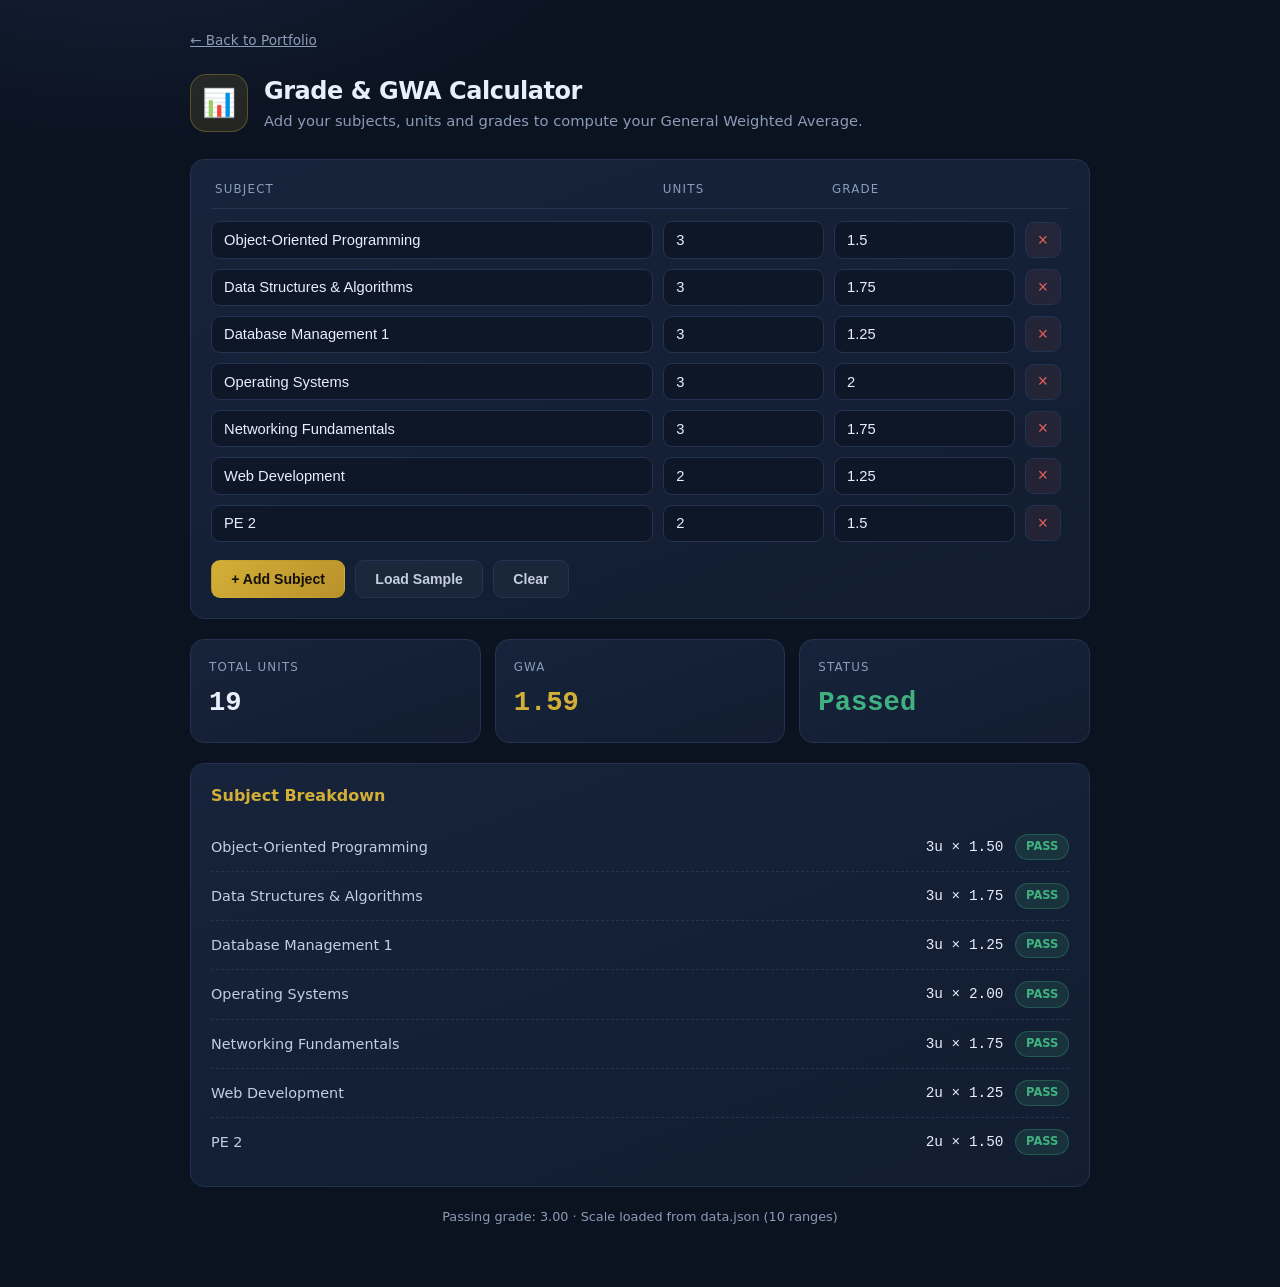
<file: app1/index.html>
<!DOCTYPE html>
<html lang="en">
<head>
<meta charset="UTF-8">
<meta name="viewport" content="width=device-width, initial-scale=1.0">
<title>Grade &amp; GWA Calculator | Diederich Olsen</title>
<link rel="stylesheet" href="style.css">
</head>
<body>
<div class="wrap">

  <a class="back" href="../index.html">← Back to Portfolio</a>

  <header class="app-head">
    <div class="app-icon">📊</div>
    <div>
      <h1>Grade &amp; GWA Calculator</h1>
      <p class="sub">Add your subjects, units and grades to compute your General Weighted Average.</p>
    </div>
  </header>

  <section class="panel">
    <div class="row-head">
      <span>Subject</span><span>Units</span><span>Grade</span><span></span>
    </div>
    <div id="rows"></div>

    <div class="panel-actions">
      <button class="btn" id="addRow" type="button">+ Add Subject</button>
      <button class="btn ghost" id="loadSample" type="button">Load Sample</button>
      <button class="btn ghost" id="clearAll" type="button">Clear</button>
    </div>
  </section>

  <section class="results" id="results">
    <div class="stat">
      <span class="stat-label">Total Units</span>
      <span class="stat-value" id="totalUnits">0</span>
    </div>
    <div class="stat">
      <span class="stat-label">GWA</span>
      <span class="stat-value gold" id="gwa">—</span>
    </div>
    <div class="stat">
      <span class="stat-label">Status</span>
      <span class="stat-value" id="status">—</span>
    </div>
  </section>

  <section class="panel">
    <h2 class="panel-title">Subject Breakdown</h2>
    <div id="breakdown" class="breakdown">
      <p class="empty">No subjects yet. Add one above to see the breakdown.</p>
    </div>
  </section>

  <p class="note" id="scaleNote"></p>
</div>
<script src="script.js"></script>
</body>
</html>
</file>
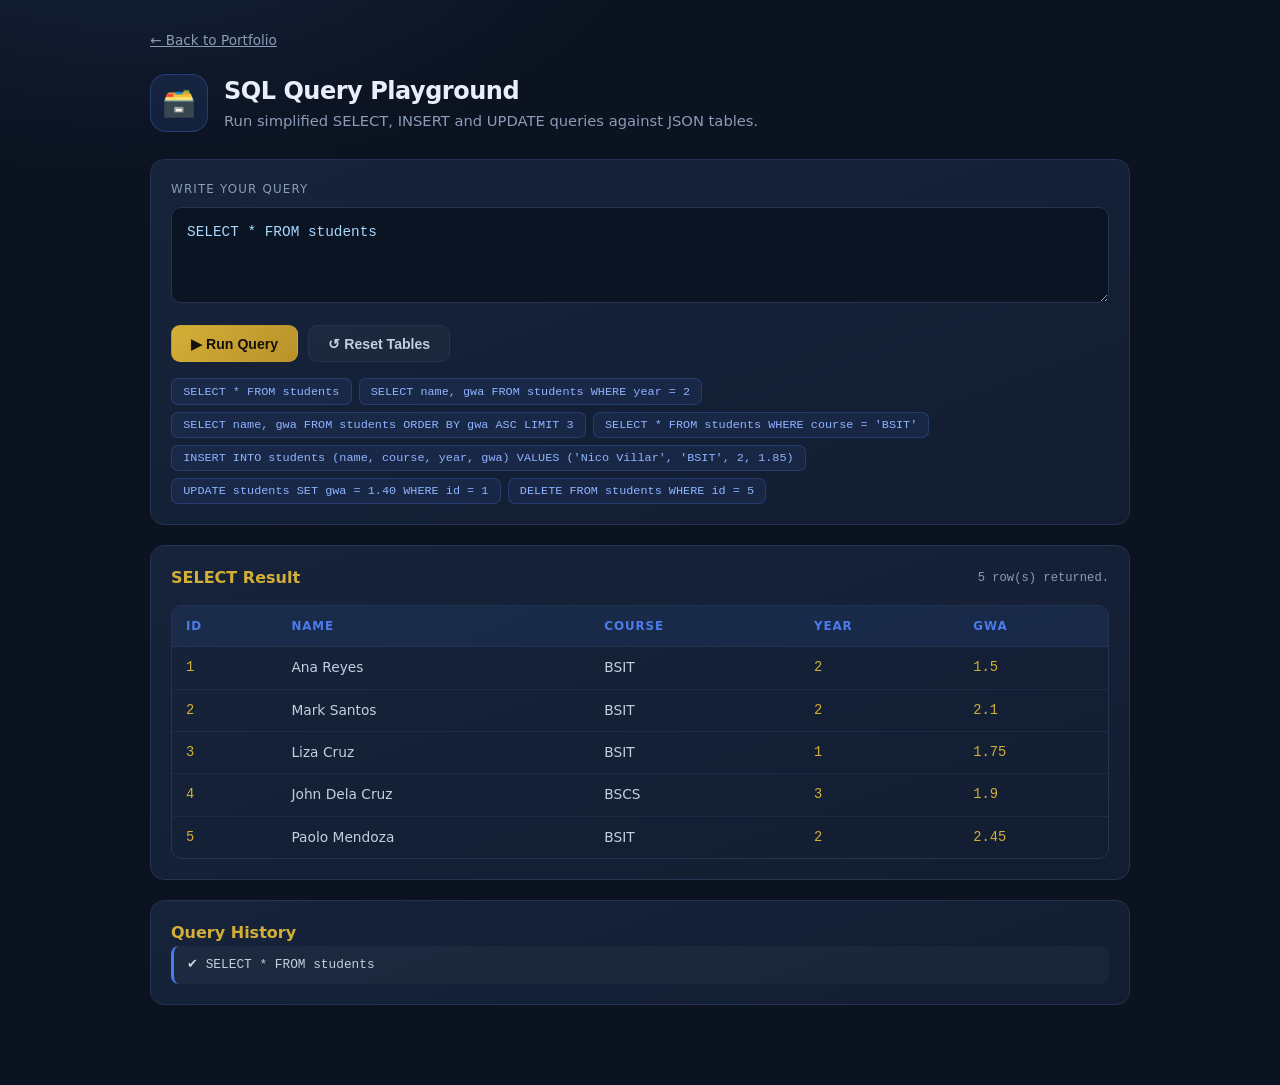
<file: app2/index.html>
<!DOCTYPE html>
<html lang="en">
<head>
<meta charset="UTF-8">
<meta name="viewport" content="width=device-width, initial-scale=1.0">
<title>SQL Query Playground | Diederich Olsen</title>
<link rel="stylesheet" href="style.css">
</head>
<body>
<div class="wrap">

  <a class="back" href="../index.html">← Back to Portfolio</a>

  <header class="app-head">
    <div class="app-icon">🗃️</div>
    <div>
      <h1>SQL Query Playground</h1>
      <p class="sub">Run simplified SELECT, INSERT and UPDATE queries against JSON tables.</p>
    </div>
  </header>

  <section class="panel">
    <label class="lbl" for="sqlInput">Write your query</label>
    <textarea id="sqlInput" spellcheck="false" placeholder="SELECT * FROM students WHERE year = 2"></textarea>
    <div class="panel-actions">
      <button class="btn" id="runBtn" type="button">▶ Run Query</button>
      <button class="btn ghost" id="resetBtn" type="button">↺ Reset Tables</button>
    </div>
    <div class="samples" id="samples"></div>
  </section>

  <section class="panel">
    <div class="result-head">
      <h2 class="panel-title" id="resultTitle">Result</h2>
      <span class="rows-badge" id="rowsBadge"></span>
    </div>
    <div class="table-scroll" id="resultBox">
      <p class="empty">Run a query to see the result here.</p>
    </div>
  </section>

  <section class="panel">
    <h2 class="panel-title">Query History</h2>
    <ul class="history" id="history">
      <li class="empty">No queries yet.</li>
    </ul>
  </section>
</div>
<script src="script.js"></script>
</body>
</html>
</file>
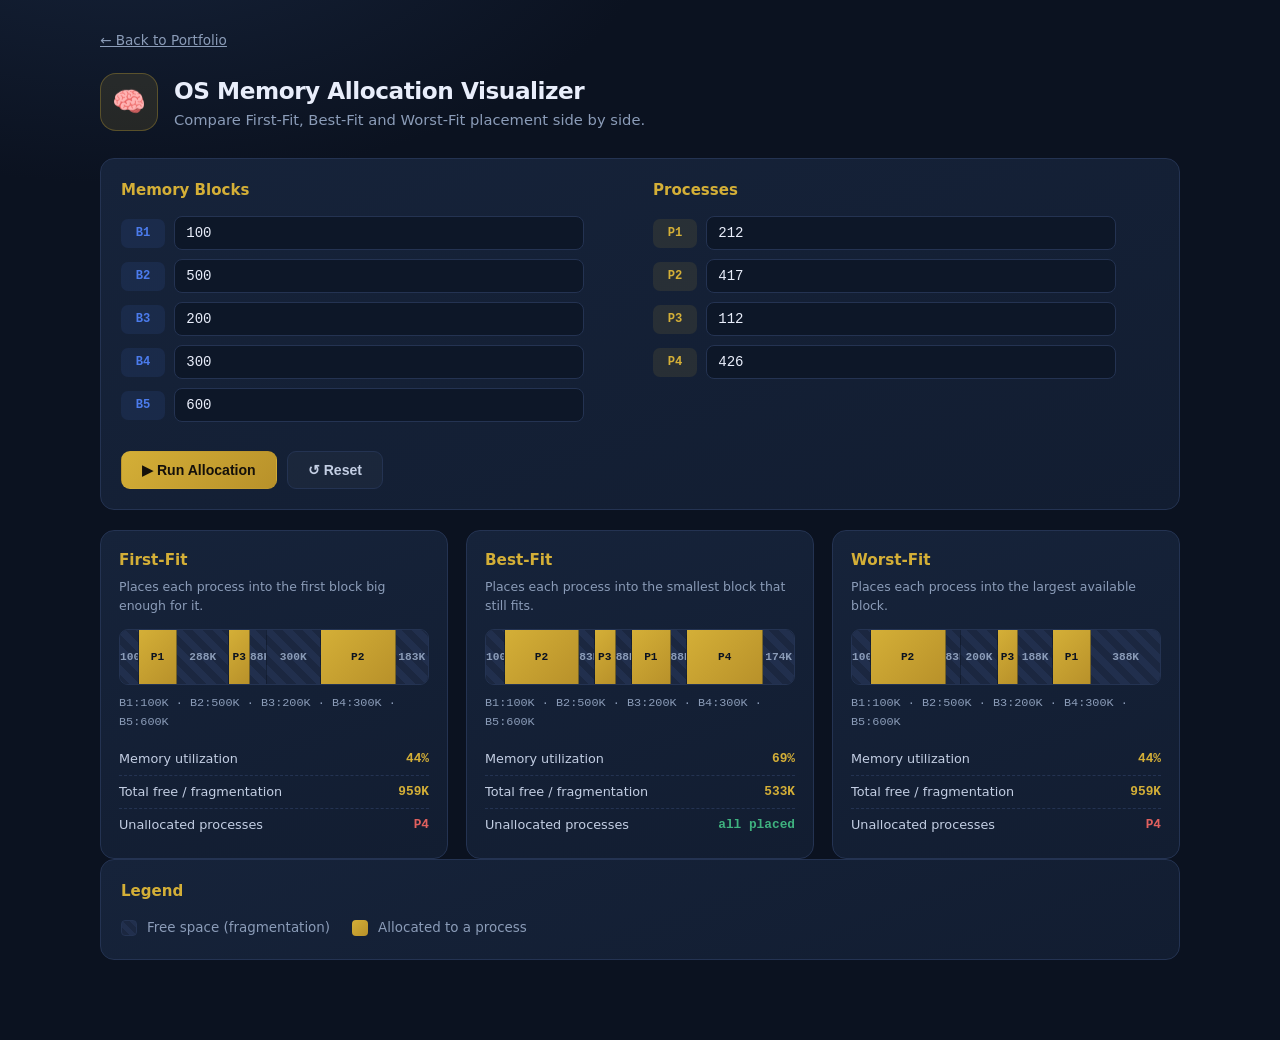
<file: app3/index.html>
<!DOCTYPE html>
<html lang="en">
<head>
<meta charset="UTF-8">
<meta name="viewport" content="width=device-width, initial-scale=1.0">
<title>OS Memory Allocation Visualizer | Diederich Olsen</title>
<link rel="stylesheet" href="style.css">
</head>
<body>
<div class="wrap">

  <a class="back" href="../index.html">← Back to Portfolio</a>

  <header class="app-head">
    <div class="app-icon">🧠</div>
    <div>
      <h1>OS Memory Allocation Visualizer</h1>
      <p class="sub">Compare First-Fit, Best-Fit and Worst-Fit placement side by side.</p>
    </div>
  </header>

  <section class="panel">
    <div class="two-col">
      <div>
        <h2 class="panel-title">Memory Blocks</h2>
        <div id="blocks"></div>
      </div>
      <div>
        <h2 class="panel-title">Processes</h2>
        <div id="processes"></div>
      </div>
    </div>
    <div class="panel-actions">
      <button class="btn" id="runBtn" type="button">▶ Run Allocation</button>
      <button class="btn ghost" id="resetBtn" type="button">↺ Reset</button>
    </div>
  </section>

  <div id="output" class="output">
    <p class="empty">Press "Run Allocation" to visualize the three algorithms.</p>
  </div>

  <section class="panel legend">
    <h2 class="panel-title">Legend</h2>
    <div class="legend-row">
      <span class="swatch free"></span> Free space (fragmentation)
      <span class="swatch used"></span> Allocated to a process
    </div>
  </section>
</div>
<script src="script.js"></script>
</body>
</html>
</file>
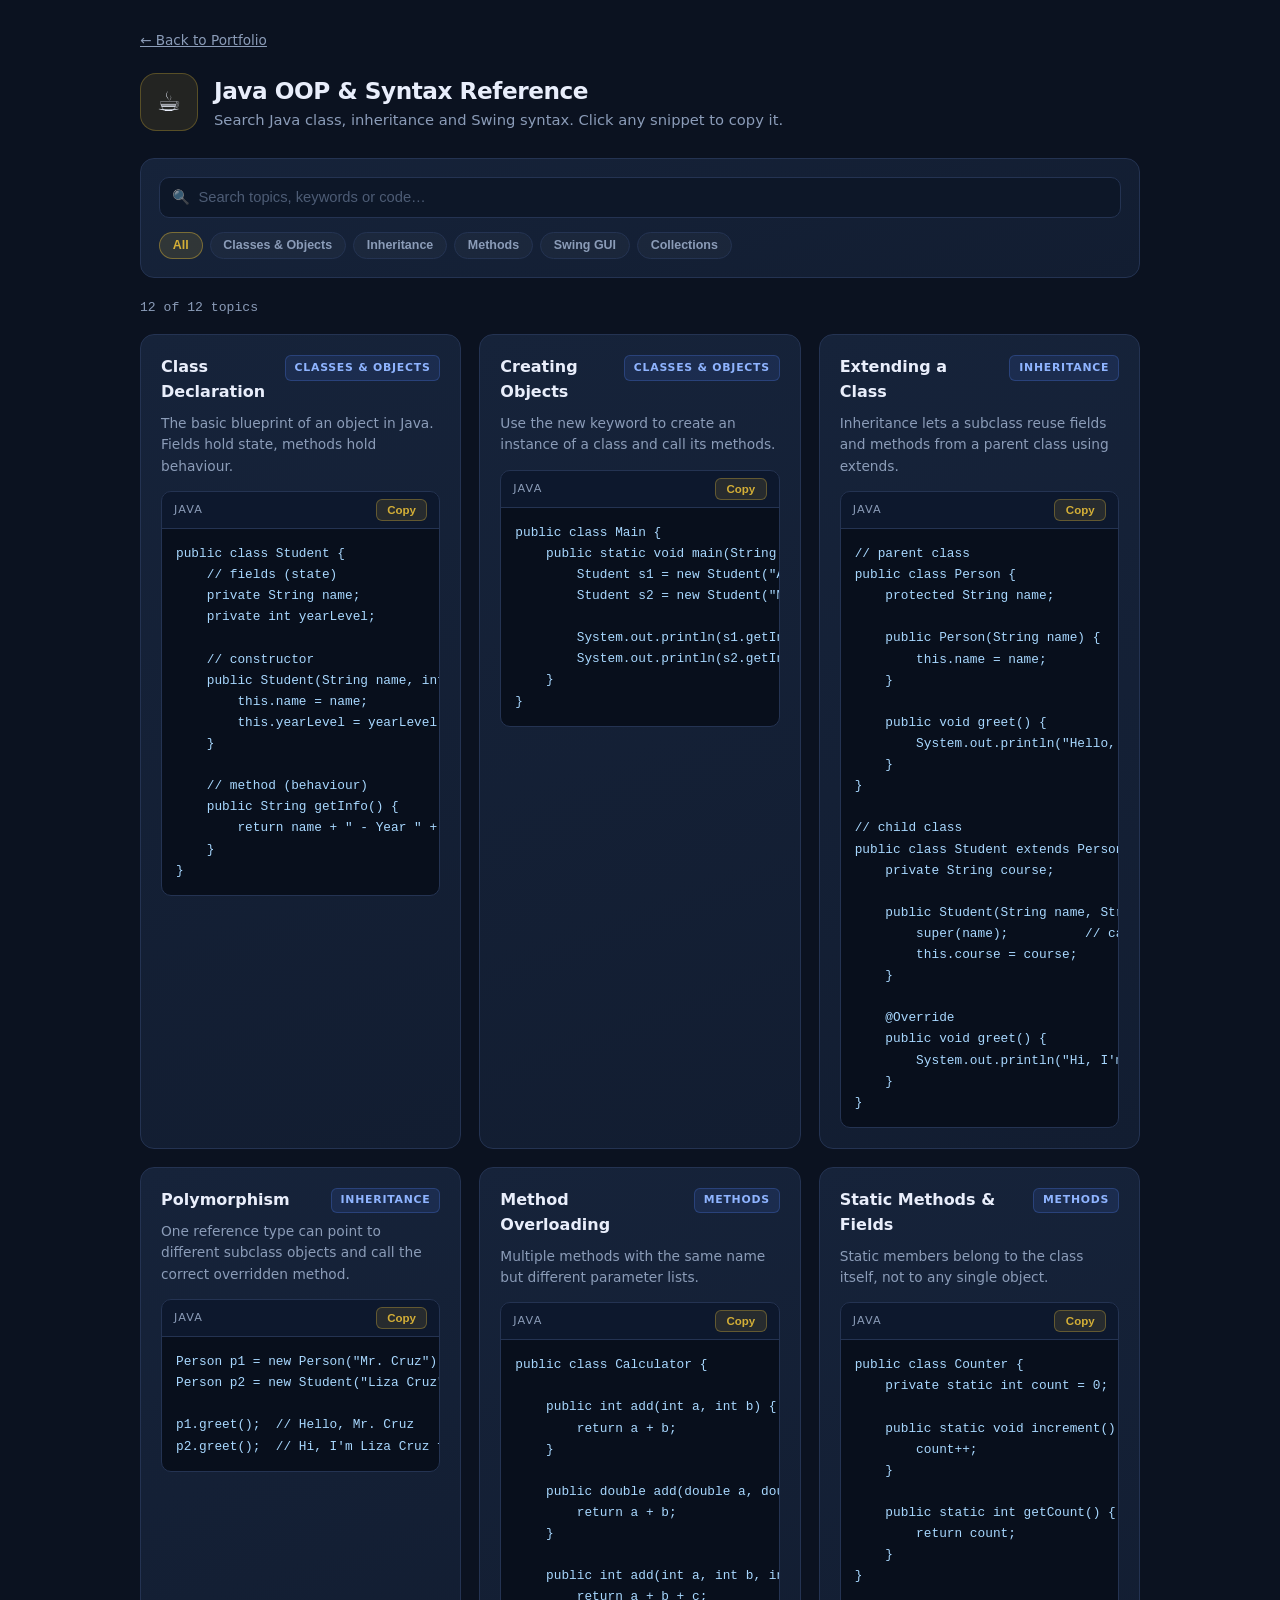
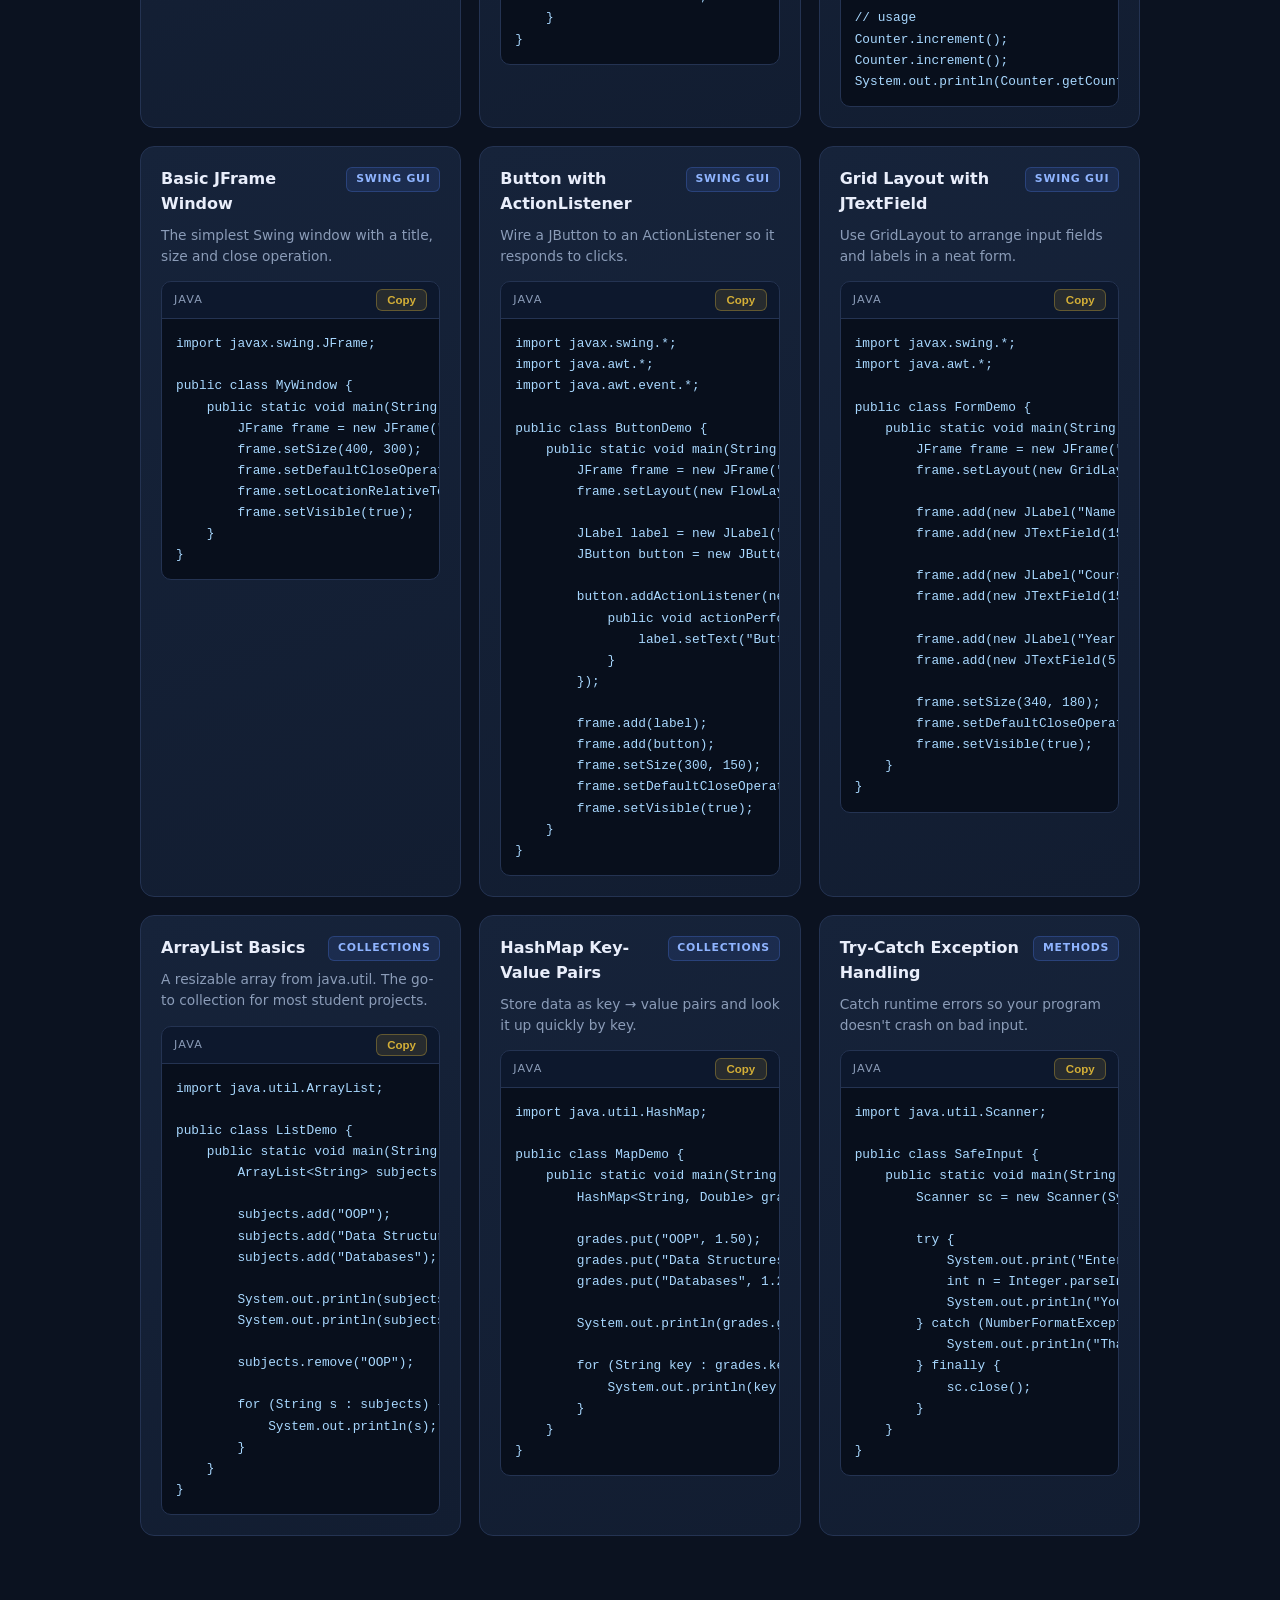
<file: app4/index.html>
<!DOCTYPE html>
<html lang="en">
<head>
<meta charset="UTF-8">
<meta name="viewport" content="width=device-width, initial-scale=1.0">
<title>Java OOP &amp; Syntax Reference | Diederich Olsen</title>
<link rel="stylesheet" href="style.css">
</head>
<body>
<div class="wrap">

  <a class="back" href="../index.html">← Back to Portfolio</a>

  <header class="app-head">
    <div class="app-icon">☕</div>
    <div>
      <h1>Java OOP &amp; Syntax Reference</h1>
      <p class="sub">Search Java class, inheritance and Swing syntax. Click any snippet to copy it.</p>
    </div>
  </header>

  <section class="panel">
    <div class="search-wrap">
      <span class="search-icon" aria-hidden="true">🔍</span>
      <input type="search" id="search" placeholder="Search topics, keywords or code…" autocomplete="off">
    </div>
    <div class="filters" id="filters"></div>
  </section>

  <p class="count" id="count"></p>

  <div class="topic-grid" id="topics"></div>

  <p class="empty" id="emptyMsg" hidden>No topics matched your search.</p>
</div>
<script src="script.js"></script>
</body>
</html>
</file>
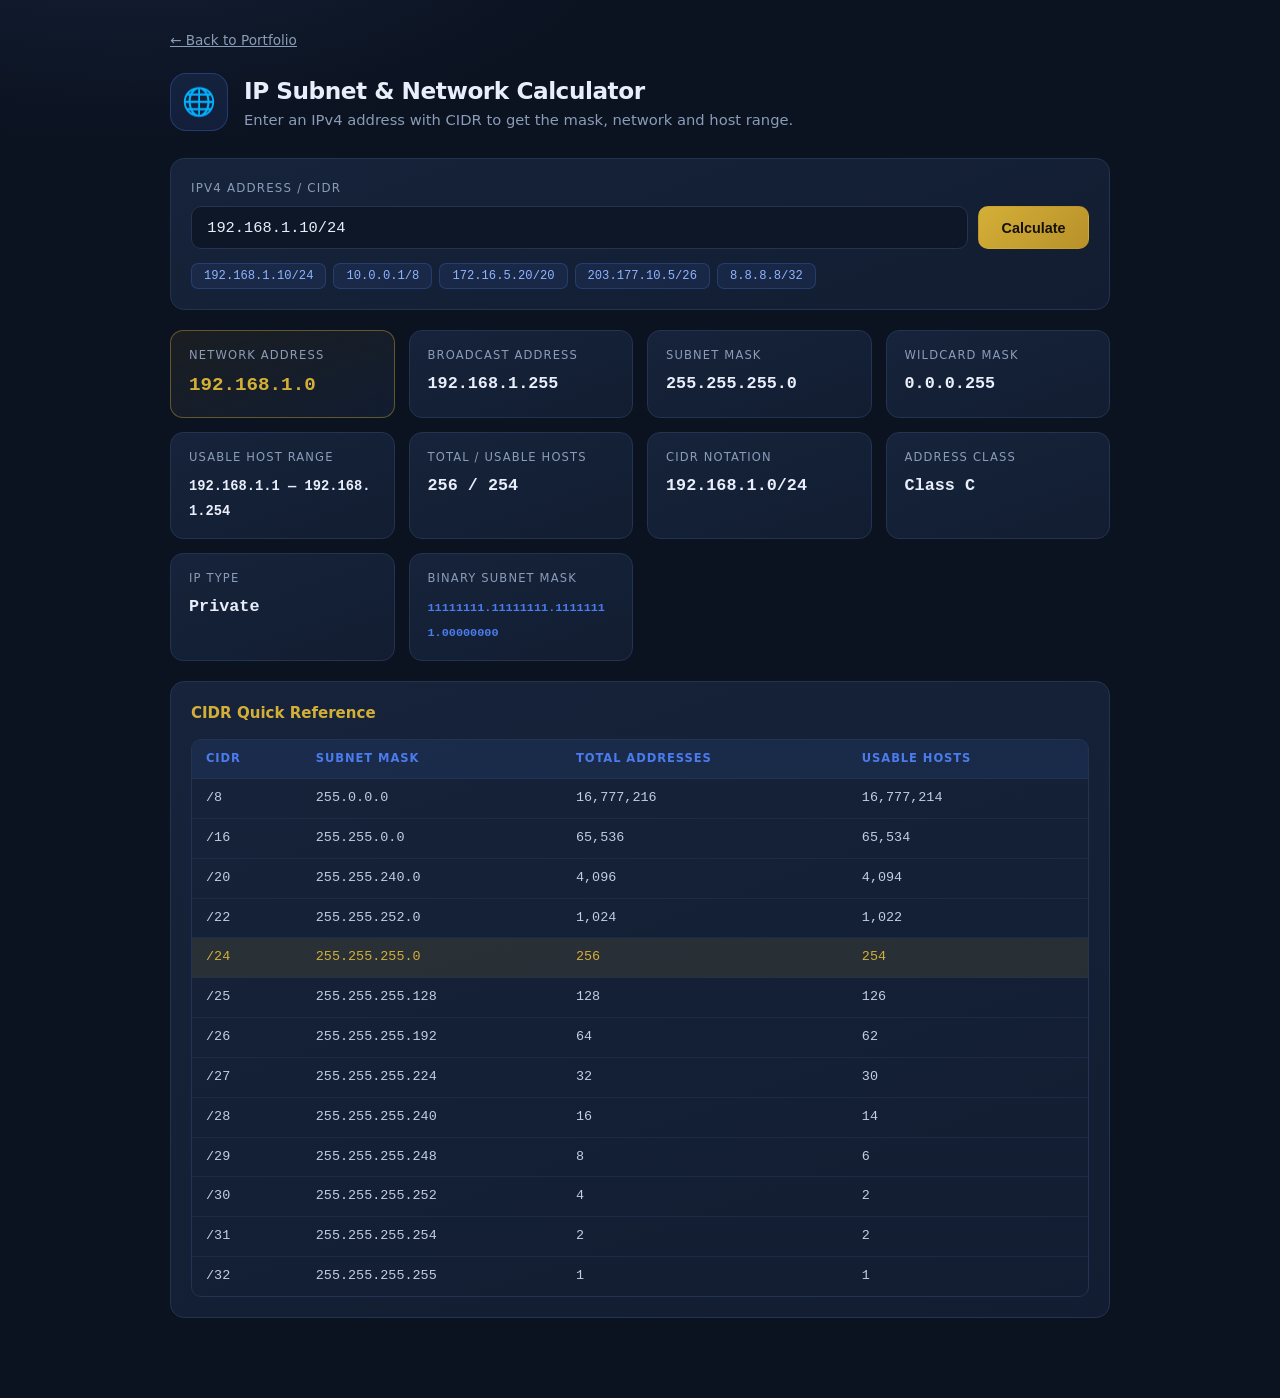
<file: app5/index.html>
<!DOCTYPE html>
<html lang="en">
<head>
<meta charset="UTF-8">
<meta name="viewport" content="width=device-width, initial-scale=1.0">
<title>IP Subnet Calculator | Diederich Olsen</title>
<link rel="stylesheet" href="style.css">
</head>
<body>
<div class="wrap">

  <a class="back" href="../index.html">← Back to Portfolio</a>

  <header class="app-head">
    <div class="app-icon">🌐</div>
    <div>
      <h1>IP Subnet &amp; Network Calculator</h1>
      <p class="sub">Enter an IPv4 address with CIDR to get the mask, network and host range.</p>
    </div>
  </header>

  <section class="panel">
    <label class="lbl" for="ipInput">IPv4 Address / CIDR</label>
    <div class="input-row">
      <input type="text" id="ipInput" placeholder="192.168.1.10/24" autocomplete="off" spellcheck="false">
      <button class="btn" id="calcBtn" type="button">Calculate</button>
    </div>
    <p class="err" id="err" hidden></p>
    <div class="quick" id="quick"></div>
  </section>

  <section class="results" id="results" hidden>
    <div class="result-card highlight">
      <span class="r-label">Network Address</span>
      <span class="r-value gold" id="rNetwork">—</span>
    </div>
    <div class="result-card">
      <span class="r-label">Broadcast Address</span>
      <span class="r-value" id="rBroadcast">—</span>
    </div>
    <div class="result-card">
      <span class="r-label">Subnet Mask</span>
      <span class="r-value" id="rMask">—</span>
    </div>
    <div class="result-card">
      <span class="r-label">Wildcard Mask</span>
      <span class="r-value" id="rWildcard">—</span>
    </div>
    <div class="result-card">
      <span class="r-label">Usable Host Range</span>
      <span class="r-value small" id="rRange">—</span>
    </div>
    <div class="result-card">
      <span class="r-label">Total / Usable Hosts</span>
      <span class="r-value" id="rHosts">—</span>
    </div>
    <div class="result-card">
      <span class="r-label">CIDR Notation</span>
      <span class="r-value" id="rCidr">—</span>
    </div>
    <div class="result-card">
      <span class="r-label">Address Class</span>
      <span class="r-value" id="rClass">—</span>
    </div>
    <div class="result-card">
      <span class="r-label">IP Type</span>
      <span class="r-value" id="rType">—</span>
    </div>
    <div class="result-card">
      <span class="r-label">Binary Subnet Mask</span>
      <span class="r-value small mono" id="rBinary">—</span>
    </div>
  </section>

  <section class="panel">
    <h2 class="panel-title">CIDR Quick Reference</h2>
    <div class="table-scroll">
      <table>
        <thead>
          <tr><th>CIDR</th><th>Subnet Mask</th><th>Total Addresses</th><th>Usable Hosts</th></tr>
        </thead>
        <tbody id="refBody"></tbody>
      </table>
    </div>
  </section>
</div>
<script src="script.js"></script>
</body>
</html>
</file>
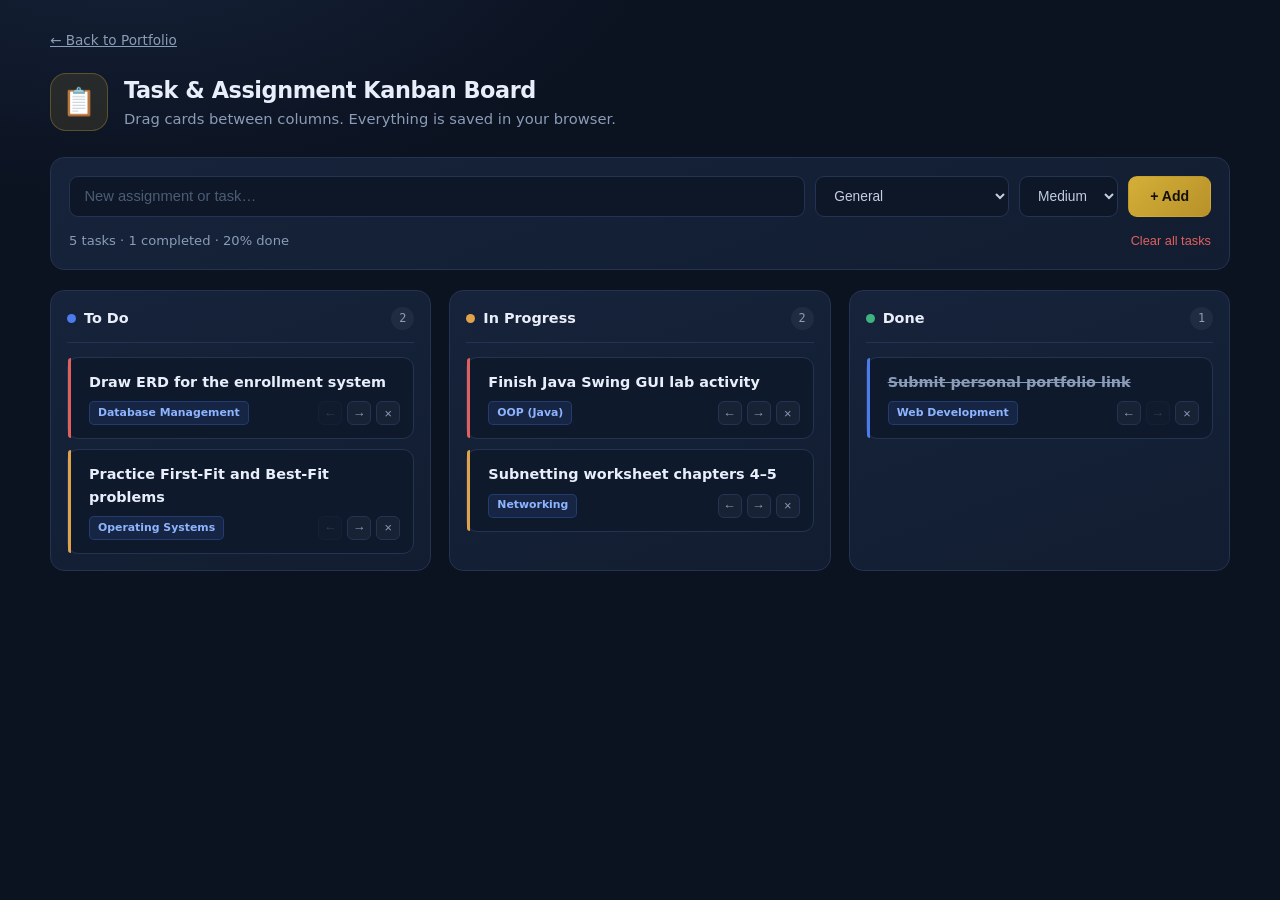
<file: app6/index.html>
<!DOCTYPE html>
<html lang="en">
<head>
<meta charset="UTF-8">
<meta name="viewport" content="width=device-width, initial-scale=1.0">
<title>Assignment Kanban Board | Diederich Olsen</title>
<link rel="stylesheet" href="style.css">
</head>
<body>
<div class="wrap">

  <a class="back" href="../index.html">← Back to Portfolio</a>

  <header class="app-head">
    <div class="app-icon">📋</div>
    <div>
      <h1>Task &amp; Assignment Kanban Board</h1>
      <p class="sub">Drag cards between columns. Everything is saved in your browser.</p>
    </div>
  </header>

  <section class="panel">
    <div class="add-row">
      <input type="text" id="taskInput" placeholder="New assignment or task…" autocomplete="off">
      <select id="subjectSelect" aria-label="Subject"></select>
      <select id="prioritySelect" aria-label="Priority">
        <option value="low">Low</option>
        <option value="medium" selected>Medium</option>
        <option value="high">High</option>
      </select>
      <button class="btn" id="addBtn" type="button">+ Add</button>
    </div>
    <div class="board-meta">
      <span id="stats"></span>
      <button class="link-btn" id="clearBtn" type="button">Clear all tasks</button>
    </div>
  </section>

  <div class="board" id="board"></div>
</div>
<script src="script.js"></script>
</body>
</html>
</file>
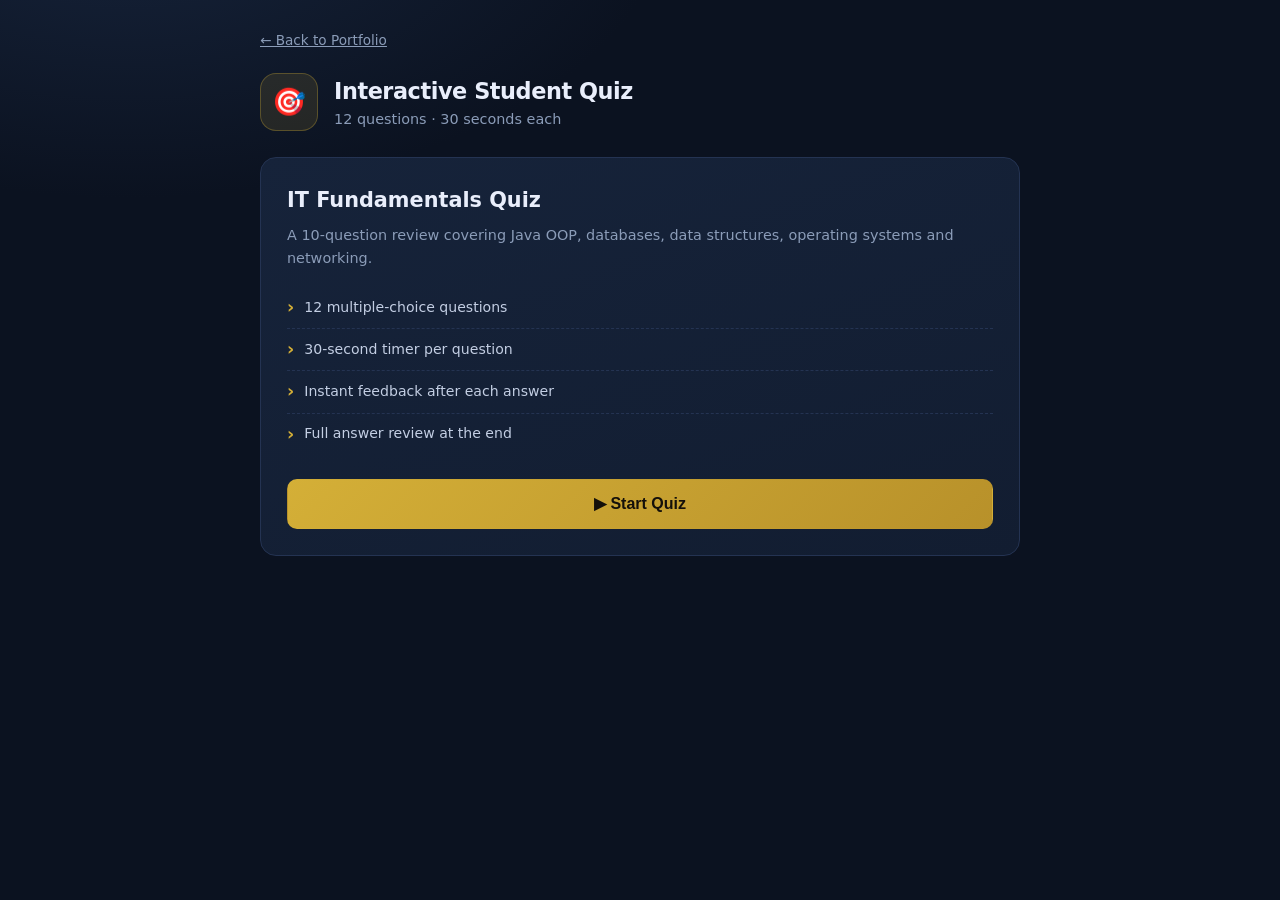
<file: app7/index.html>
<!DOCTYPE html>
<html lang="en">
<head>
<meta charset="UTF-8">
<meta name="viewport" content="width=device-width, initial-scale=1.0">
<title>Student Quiz Platform | Diederich Olsen</title>
<link rel="stylesheet" href="style.css">
</head>
<body>
<div class="wrap">

  <a class="back" href="../index.html">← Back to Portfolio</a>

  <header class="app-head">
    <div class="app-icon">🎯</div>
    <div>
      <h1>Interactive Student Quiz</h1>
      <p class="sub" id="quizSubtitle">Test your IT fundamentals. 10 questions, 30 seconds each.</p>
    </div>
  </header>

  <!-- ===== START SCREEN ===== -->
  <section class="screen panel" id="startScreen">
    <h2 class="screen-title" id="quizTitle">Loading…</h2>
    <p class="screen-desc" id="quizDesc"></p>
    <ul class="start-list" id="startList"></ul>
    <button class="btn big" id="startBtn" type="button">▶ Start Quiz</button>
  </section>

  <!-- ===== QUIZ SCREEN ===== -->
  <section class="screen" id="quizScreen" hidden>
    <div class="quiz-bar">
      <div class="bar-left">
        <span class="q-counter" id="qCounter">Question 1 of 10</span>
        <div class="progress"><span id="progressFill"></span></div>
      </div>
      <div class="timer" id="timer">30</div>
    </div>

    <div class="panel question-panel">
      <span class="q-category" id="qCategory">Category</span>
      <h2 class="q-text" id="qText">Question text</h2>
      <div class="options" id="options"></div>
    </div>

    <div class="quiz-actions">
      <button class="btn ghost" id="quitBtn" type="button">Quit</button>
      <button class="btn" id="nextBtn" type="button" disabled>Next →</button>
    </div>
  </section>

  <!-- ===== RESULTS SCREEN ===== -->
  <section class="screen" id="resultScreen" hidden>
    <div class="panel score-panel">
      <div class="score-ring" id="scoreRing">
        <span class="score-pct" id="scorePct">0%</span>
      </div>
      <h2 class="score-title" id="scoreTitle">Quiz Complete</h2>
      <p class="score-line" id="scoreLine">You scored 0 out of 0</p>
      <p class="score-verdict" id="scoreVerdict"></p>
      <div class="score-actions">
        <button class="btn" id="retryBtn" type="button">↺ Try Again</button>
        <button class="btn ghost" id="reviewBtn" type="button">📋 Review Answers</button>
      </div>
    </div>

    <div class="review" id="review" hidden></div>
  </section>
</div>
<script src="script.js"></script>
</body>
</html>
</file>
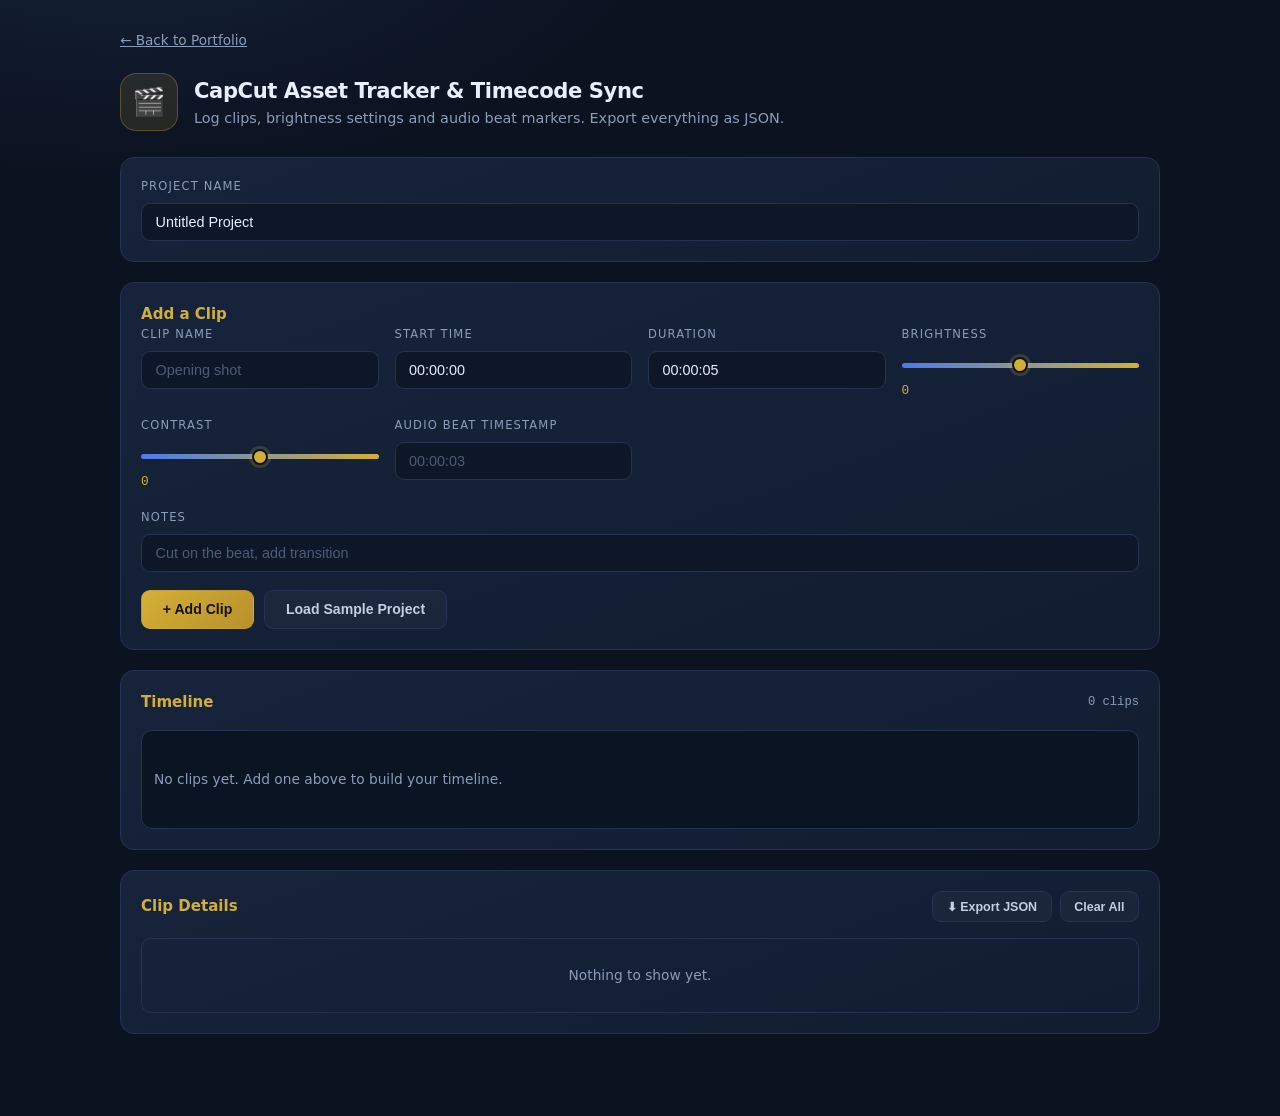
<file: app8/index.html>
<!DOCTYPE html>
<html lang="en">
<head>
<meta charset="UTF-8">
<meta name="viewport" content="width=device-width, initial-scale=1.0">
<title>CapCut Asset Tracker &amp; Timecode Sync | Diederich Olsen</title>
<link rel="stylesheet" href="style.css">
</head>
<body>
<div class="wrap">

  <a class="back" href="../index.html">← Back to Portfolio</a>

  <header class="app-head">
    <div class="app-icon">🎬</div>
    <div>
      <h1>CapCut Asset Tracker &amp; Timecode Sync</h1>
      <p class="sub">Log clips, brightness settings and audio beat markers. Export everything as JSON.</p>
    </div>
  </header>

  <section class="panel">
    <label class="lbl" for="projectName">Project Name</label>
    <input type="text" id="projectName" placeholder="e.g. IT Week Vlog 2025" value="Untitled Project">
  </section>

  <section class="panel">
    <h2 class="panel-title">Add a Clip</h2>
    <div class="form-grid">
      <div class="field">
        <label class="lbl" for="clipName">Clip Name</label>
        <input type="text" id="clipName" placeholder="Opening shot">
      </div>
      <div class="field">
        <label class="lbl" for="clipStart">Start Time</label>
        <input type="text" id="clipStart" placeholder="00:00:00" value="00:00:00">
      </div>
      <div class="field">
        <label class="lbl" for="clipDuration">Duration</label>
        <input type="text" id="clipDuration" placeholder="00:00:05" value="00:00:05">
      </div>
      <div class="field">
        <label class="lbl" for="clipBrightness">Brightness</label>
        <input type="range" id="clipBrightness" min="-100" max="100" value="0" step="5">
        <span class="range-val" id="brightVal">0</span>
      </div>
      <div class="field">
        <label class="lbl" for="clipContrast">Contrast</label>
        <input type="range" id="clipContrast" min="-100" max="100" value="0" step="5">
        <span class="range-val" id="contrastVal">0</span>
      </div>
      <div class="field">
        <label class="lbl" for="clipBeat">Audio Beat Timestamp</label>
        <input type="text" id="clipBeat" placeholder="00:00:03">
      </div>
      <div class="field wide">
        <label class="lbl" for="clipNotes">Notes</label>
        <input type="text" id="clipNotes" placeholder="Cut on the beat, add transition">
      </div>
    </div>
    <div class="panel-actions">
      <button class="btn" id="addClipBtn" type="button">+ Add Clip</button>
      <button class="btn ghost" id="loadSampleBtn" type="button">Load Sample Project</button>
    </div>
  </section>

  <section class="panel">
    <div class="result-head">
      <h2 class="panel-title">Timeline</h2>
      <span class="rows-badge" id="clipCount">0 clips</span>
    </div>
    <div class="timeline" id="timeline">
      <p class="empty">No clips yet. Add one above to build your timeline.</p>
    </div>
  </section>

  <section class="panel">
    <div class="result-head">
      <h2 class="panel-title">Clip Details</h2>
      <div class="head-actions">
        <button class="btn ghost small" id="exportBtn" type="button">⬇ Export JSON</button>
        <button class="btn ghost small danger" id="clearBtn" type="button">Clear All</button>
      </div>
    </div>
    <div class="table-scroll" id="tableBox">
      <p class="empty">Nothing to show yet.</p>
    </div>
  </section>

  <section class="panel" id="beatPanel" hidden>
    <h2 class="panel-title">Audio Beat Sync Points</h2>
    <div class="beats" id="beats"></div>
  </section>
</div>
<script src="script.js"></script>
</body>
</html>
</file>
<file: app1/style.css>
:root{
  --bg:#0b1220; --panel:#121d31; --panel-2:#16233a; --line:#243352;
  --text:#e9eefb; --soft:#c3cee3; --muted:#8b9cb8;
  --gold:#d4af37; --blue:#4b7bec; --ok:#3fb27f; --bad:#e0605e;
  --ease:cubic-bezier(.22,.61,.36,1);
}
*{margin:0;padding:0;box-sizing:border-box}
body{
  font-family:"Segoe UI",system-ui,-apple-system,Roboto,sans-serif;
  background:radial-gradient(900px 480px at 10% -10%,#16233a,transparent 60%),var(--bg);
  color:var(--text); min-height:100vh; padding:28px 18px 60px; line-height:1.55;
}
.wrap{max-width:900px;margin:0 auto}

.back{
  display:inline-block; font-size:.85rem; color:var(--muted);
  margin-bottom:22px; transition:color .3s var(--ease);
}
.back:hover{color:var(--gold)}

.app-head{display:flex;gap:16px;align-items:center;margin-bottom:26px}
.app-icon{
  display:grid;place-items:center;width:58px;height:58px;font-size:1.7rem;flex-shrink:0;
  border-radius:16px;background:rgba(212,175,55,.12);border:1px solid rgba(212,175,55,.3);
}
.app-head h1{font-size:1.5rem;letter-spacing:-.02em}
.sub{color:var(--muted);font-size:.92rem;margin:0}

.panel{
  background:linear-gradient(160deg,var(--panel-2),var(--panel));
  border:1px solid var(--line);border-radius:14px;padding:20px;margin-bottom:20px;
}
.panel-title{font-size:1rem;margin-bottom:14px;color:var(--gold)}

.row-head,.row{
  display:grid;grid-template-columns:2.2fr .8fr .9fr 44px;
  gap:10px;align-items:center;
}
.row-head{
  font-size:.74rem;text-transform:uppercase;letter-spacing:.1em;
  color:var(--muted);padding:0 4px 10px;border-bottom:1px solid var(--line);margin-bottom:12px;
}
.row{margin-bottom:10px;animation:fadeUp .3s var(--ease)}
@keyframes fadeUp{from{opacity:0;transform:translateY(-6px)}to{opacity:1;transform:none}}

input{
  width:100%;padding:.6rem .75rem;border-radius:9px;font-size:.92rem;
  background:#0d1728;border:1px solid var(--line);color:var(--text);
  transition:border-color .3s var(--ease),box-shadow .3s var(--ease);
}
input:focus{outline:none;border-color:var(--blue);box-shadow:0 0 0 3px rgba(75,123,236,.18)}
input[type=number]{-moz-appearance:textfield}

.del{
  width:36px;height:36px;border-radius:9px;border:1px solid var(--line);
  background:rgba(224,96,94,.08);color:var(--bad);font-size:1.1rem;cursor:pointer;
  transition:background .25s var(--ease),transform .25s var(--ease);
}
.del:hover{background:rgba(224,96,94,.2);transform:scale(1.08)}

.panel-actions{display:flex;gap:10px;flex-wrap:wrap;margin-top:18px}

.btn{
  padding:.62rem 1.2rem;border-radius:9px;font-size:.88rem;font-weight:650;cursor:pointer;
  border:1px solid transparent;background:linear-gradient(135deg,var(--gold),#b8912a);
  color:#14100a;transition:transform .3s var(--ease),box-shadow .3s var(--ease);
}
.btn:hover{transform:translateY(-2px);box-shadow:0 10px 24px rgba(212,175,55,.3)}
.btn.ghost{background:rgba(255,255,255,.03);border-color:var(--line);color:var(--soft)}
.btn.ghost:hover{border-color:var(--blue);box-shadow:0 8px 20px rgba(75,123,236,.2)}

.results{display:grid;grid-template-columns:repeat(auto-fit,minmax(160px,1fr));gap:14px;margin-bottom:20px}
.stat{
  background:linear-gradient(160deg,var(--panel-2),var(--panel));
  border:1px solid var(--line);border-radius:14px;padding:18px;
  transition:transform .3s var(--ease),border-color .3s var(--ease);
}
.stat:hover{transform:translateY(-4px);border-color:rgba(212,175,55,.4)}
.stat-label{display:block;font-size:.74rem;text-transform:uppercase;letter-spacing:.1em;color:var(--muted);margin-bottom:6px}
.stat-value{font-size:1.7rem;font-weight:750;font-family:"Consolas",monospace}
.stat-value.gold{color:var(--gold)}

.breakdown .empty{color:var(--muted);font-size:.88rem;text-align:center;padding:14px 0}
.b-item{
  display:flex;justify-content:space-between;align-items:center;gap:12px;
  padding:11px 0;border-bottom:1px dashed var(--line);font-size:.9rem;
}
.b-item:last-child{border-bottom:0}
.b-name{color:var(--soft)}
.b-right{display:flex;align-items:center;gap:12px}
.b-grade{font-family:"Consolas",monospace;color:var(--text)}
.pill{font-size:.72rem;padding:.2rem .6rem;border-radius:999px;font-weight:650}
.pill.pass{background:rgba(63,178,127,.14);color:var(--ok);border:1px solid rgba(63,178,127,.3)}
.pill.fail{background:rgba(224,96,94,.14);color:var(--bad);border:1px solid rgba(224,96,94,.3)}

.note{font-size:.8rem;color:var(--muted);text-align:center;margin-top:8px}

@media(max-width:560px){
  .row-head{display:none}
  .row{grid-template-columns:1fr 1fr;gap:8px;padding:12px;background:rgba(255,255,255,.02);border-radius:10px}
  .row input:first-child{grid-column:1/-1}
}
</file>
<file: app2/style.css>
:root{
  --bg:#0b1220;--panel:#121d31;--panel-2:#16233a;--line:#243352;
  --text:#e9eefb;--soft:#c3cee3;--muted:#8b9cb8;
  --gold:#d4af37;--blue:#4b7bec;--ok:#3fb27f;--bad:#e0605e;
  --ease:cubic-bezier(.22,.61,.36,1);
}
*{margin:0;padding:0;box-sizing:border-box}
body{
  font-family:"Segoe UI",system-ui,-apple-system,Roboto,sans-serif;
  background:radial-gradient(900px 480px at 10% -10%,#16233a,transparent 60%),var(--bg);
  color:var(--text);min-height:100vh;padding:28px 18px 60px;line-height:1.55;
}
.wrap{max-width:980px;margin:0 auto}

.back{display:inline-block;font-size:.85rem;color:var(--muted);margin-bottom:22px;transition:color .3s var(--ease)}
.back:hover{color:var(--gold)}

.app-head{display:flex;gap:16px;align-items:center;margin-bottom:26px}
.app-icon{
  display:grid;place-items:center;width:58px;height:58px;font-size:1.7rem;flex-shrink:0;
  border-radius:16px;background:rgba(75,123,236,.12);border:1px solid rgba(75,123,236,.3);
}
.app-head h1{font-size:1.5rem;letter-spacing:-.02em}
.sub{color:var(--muted);font-size:.92rem;margin:0}

.panel{
  background:linear-gradient(160deg,var(--panel-2),var(--panel));
  border:1px solid var(--line);border-radius:14px;padding:20px;margin-bottom:20px;
}
.panel-title{font-size:1rem;color:var(--gold)}

.lbl{display:block;font-size:.74rem;text-transform:uppercase;letter-spacing:.1em;color:var(--muted);margin-bottom:9px}

textarea{
  width:100%;min-height:96px;resize:vertical;padding:13px 15px;border-radius:10px;
  font-family:"Consolas","Courier New",monospace;font-size:.9rem;line-height:1.6;
  background:#0a1422;border:1px solid var(--line);color:#a8d8ff;
  transition:border-color .3s var(--ease),box-shadow .3s var(--ease);
}
textarea:focus{outline:none;border-color:var(--blue);box-shadow:0 0 0 3px rgba(75,123,236,.18)}
textarea::placeholder{color:#4d5c75}

.panel-actions{display:flex;gap:10px;flex-wrap:wrap;margin-top:14px}
.btn{
  padding:.6rem 1.2rem;border-radius:9px;font-size:.88rem;font-weight:650;cursor:pointer;
  border:1px solid transparent;background:linear-gradient(135deg,var(--gold),#b8912a);color:#14100a;
  transition:transform .3s var(--ease),box-shadow .3s var(--ease);
}
.btn:hover{transform:translateY(-2px);box-shadow:0 10px 24px rgba(212,175,55,.3)}
.btn.ghost{background:rgba(255,255,255,.03);border-color:var(--line);color:var(--soft)}
.btn.ghost:hover{border-color:var(--blue);box-shadow:0 8px 20px rgba(75,123,236,.2)}

.samples{display:flex;flex-wrap:wrap;gap:7px;margin-top:16px}
.sample{
  font-family:"Consolas",monospace;font-size:.74rem;padding:.32rem .7rem;border-radius:7px;
  background:rgba(75,123,236,.09);border:1px solid rgba(75,123,236,.25);color:#8fb4ff;
  cursor:pointer;transition:background .25s var(--ease),transform .25s var(--ease);
}
.sample:hover{background:rgba(75,123,236,.2);transform:translateY(-2px)}

.result-head{display:flex;justify-content:space-between;align-items:center;margin-bottom:14px}
.rows-badge{font-family:"Consolas",monospace;font-size:.76rem;color:var(--muted)}

.table-scroll{overflow-x:auto;border-radius:10px;border:1px solid var(--line)}
table{width:100%;border-collapse:collapse;font-size:.86rem;min-width:420px}
th{
  background:rgba(75,123,236,.1);color:var(--blue);text-align:left;
  padding:11px 14px;font-size:.74rem;text-transform:uppercase;letter-spacing:.08em;
  border-bottom:1px solid var(--line);white-space:nowrap;
}
td{padding:10px 14px;border-bottom:1px solid rgba(36,51,82,.55);color:var(--soft)}
tbody tr{transition:background .25s var(--ease)}
tbody tr:hover{background:rgba(75,123,236,.06)}
tbody tr:last-child td{border-bottom:0}
td.num{font-family:"Consolas",monospace;color:var(--gold)}

.empty{color:var(--muted);font-size:.88rem;text-align:center;padding:22px 0}
.msg{padding:14px 16px;border-radius:10px;font-size:.88rem}
.msg.ok{background:rgba(63,178,127,.1);color:var(--ok);border:1px solid rgba(63,178,127,.3)}
.msg.err{background:rgba(224,96,94,.1);color:var(--bad);border:1px solid rgba(224,96,94,.3)}

.history{list-style:none;display:flex;flex-direction:column;gap:8px}
.history li{
  font-family:"Consolas",monospace;font-size:.8rem;padding:9px 13px;border-radius:8px;
  background:rgba(255,255,255,.03);border-left:3px solid var(--blue);color:var(--soft);
  word-break:break-word;animation:fadeIn .3s var(--ease);
}
.history li.bad{border-left-color:var(--bad);color:#f0a5a4}
.history li.empty{border-left-color:transparent;background:none;text-align:center;color:var(--muted);font-family:inherit}
@keyframes fadeIn{from{opacity:0;transform:translateX(-6px)}to{opacity:1;transform:none}}
</file>
<file: app3/style.css>
:root{
  --bg:#0b1220;--panel:#121d31;--panel-2:#16233a;--line:#243352;
  --text:#e9eefb;--soft:#c3cee3;--muted:#8b9cb8;
  --gold:#d4af37;--blue:#4b7bec;--ok:#3fb27f;--bad:#e0605e;
  --ease:cubic-bezier(.22,.61,.36,1);
}
*{margin:0;padding:0;box-sizing:border-box}
body{
  font-family:"Segoe UI",system-ui,-apple-system,Roboto,sans-serif;
  background:radial-gradient(900px 480px at 10% -10%,#16233a,transparent 60%),var(--bg);
  color:var(--text);min-height:100vh;padding:28px 18px 60px;line-height:1.55;
}
.wrap{max-width:1080px;margin:0 auto}

.back{display:inline-block;font-size:.85rem;color:var(--muted);margin-bottom:22px;transition:color .3s var(--ease)}
.back:hover{color:var(--gold)}

.app-head{display:flex;gap:16px;align-items:center;margin-bottom:26px}
.app-icon{
  display:grid;place-items:center;width:58px;height:58px;font-size:1.7rem;flex-shrink:0;
  border-radius:16px;background:rgba(212,175,55,.12);border:1px solid rgba(212,175,55,.3);
}
.app-head h1{font-size:1.45rem;letter-spacing:-.02em}
.sub{color:var(--muted);font-size:.92rem;margin:0}

.panel{
  background:linear-gradient(160deg,var(--panel-2),var(--panel));
  border:1px solid var(--line);border-radius:14px;padding:20px;margin-bottom:20px;
}
.panel-title{font-size:.94rem;color:var(--gold);margin-bottom:14px}

.two-col{display:grid;grid-template-columns:1fr 1fr;gap:26px}
@media(max-width:640px){.two-col{grid-template-columns:1fr}}

.item{
  display:grid;grid-template-columns:44px 1fr 34px;gap:9px;align-items:center;margin-bottom:9px;
}
.item-tag{
  font-family:"Consolas",monospace;font-size:.76rem;font-weight:700;color:var(--blue);
  text-align:center;padding:.32rem 0;border-radius:7px;background:rgba(75,123,236,.1);
}
.item.proc .item-tag{color:var(--gold);background:rgba(212,175,55,.1)}

input{
  width:100%;padding:.5rem .7rem;border-radius:8px;font-size:.88rem;
  background:#0d1728;border:1px solid var(--line);color:var(--text);
  font-family:"Consolas",monospace;
  transition:border-color .3s var(--ease),box-shadow .3s var(--ease);
}
input:focus{outline:none;border-color:var(--blue);box-shadow:0 0 0 3px rgba(75,123,236,.18)}

.panel-actions{display:flex;gap:10px;flex-wrap:wrap;margin-top:20px}
.btn{
  padding:.62rem 1.25rem;border-radius:9px;font-size:.88rem;font-weight:650;cursor:pointer;
  border:1px solid transparent;background:linear-gradient(135deg,var(--gold),#b8912a);color:#14100a;
  transition:transform .3s var(--ease),box-shadow .3s var(--ease);
}
.btn:hover{transform:translateY(-2px);box-shadow:0 10px 24px rgba(212,175,55,.3)}
.btn.ghost{background:rgba(255,255,255,.03);border-color:var(--line);color:var(--soft)}
.btn.ghost:hover{border-color:var(--blue)}

.output{display:grid;grid-template-columns:repeat(auto-fit,minmax(300px,1fr));gap:18px}
.empty{
  color:var(--muted);font-size:.88rem;text-align:center;padding:30px 0;
  grid-column:1/-1;
}

.algo{
  background:linear-gradient(160deg,var(--panel-2),var(--panel));
  border:1px solid var(--line);border-radius:14px;padding:18px;
  animation:fadeUp .4s var(--ease);
}
@keyframes fadeUp{from{opacity:0;transform:translateY(12px)}to{opacity:1;transform:none}}

.algo h3{
  font-size:.95rem;margin-bottom:4px;color:var(--gold);
}
.algo .algo-desc{font-size:.78rem;color:var(--muted);margin-bottom:14px}

.block-bar{
  position:relative;display:flex;border-radius:9px;overflow:hidden;
  border:1px solid var(--line);height:56px;margin-bottom:9px;
}
.seg{
  position:relative;display:grid;place-items:center;
  font-family:"Consolas",monospace;font-size:.7rem;font-weight:700;
  color:#0b1220;overflow:hidden;transition:flex .5s var(--ease);
  border-right:1px solid rgba(11,18,32,.45);
}
.seg:last-child{border-right:0}
.seg.used{background:linear-gradient(135deg,#d4af37,#b8912a)}
.seg.free{background:repeating-linear-gradient(45deg,#1b2740,#1b2740 7px,#212f4d 7px,#212f4d 14px);color:var(--muted)}

.block-label{
  font-family:"Consolas",monospace;font-size:.74rem;color:var(--muted);margin-bottom:12px;
}

.stat-row{
  display:flex;justify-content:space-between;font-size:.8rem;padding:6px 0;
  border-bottom:1px dashed var(--line);color:var(--soft);
}
.stat-row:last-child{border-bottom:0}
.stat-row b{font-family:"Consolas",monospace;color:var(--gold);font-weight:700}

.legend-row{display:flex;align-items:center;gap:10px;flex-wrap:wrap;font-size:.84rem;color:var(--muted)}
.swatch{width:16px;height:16px;border-radius:4px;display:inline-block}
.swatch.free{background:repeating-linear-gradient(45deg,#1b2740,#1b2740 5px,#212f4d 5px,#212f4d 10px);border:1px solid var(--line)}
.swatch.used{background:linear-gradient(135deg,#d4af37,#b8912a);margin-left:12px}
</file>
<file: app4/style.css>
:root{
  --bg:#0b1220;--panel:#121d31;--panel-2:#16233a;--line:#243352;
  --text:#e9eefb;--soft:#c3cee3;--muted:#8b9cb8;
  --gold:#d4af37;--blue:#4b7bec;--ok:#3fb27f;
  --ease:cubic-bezier(.22,.61,.36,1);
}
*{margin:0;padding:0;box-sizing:border-box}
body{
  font-family:"Segoe UI",system-ui,-apple-system,Roboto,sans-serif;
  background:radial-gradient(900px 480px at 10% -10%,#16233a,transparent 60%),var(--bg);
  color:var(--text);min-height:100vh;padding:28px 18px 60px;line-height:1.55;
}
.wrap{max-width:1000px;margin:0 auto}

.back{display:inline-block;font-size:.85rem;color:var(--muted);margin-bottom:22px;transition:color .3s var(--ease)}
.back:hover{color:var(--gold)}

.app-head{display:flex;gap:16px;align-items:center;margin-bottom:26px}
.app-icon{
  display:grid;place-items:center;width:58px;height:58px;font-size:1.7rem;flex-shrink:0;
  border-radius:16px;background:rgba(212,175,55,.12);border:1px solid rgba(212,175,55,.3);
}
.app-head h1{font-size:1.45rem;letter-spacing:-.02em}
.sub{color:var(--muted);font-size:.92rem;margin:0}

.panel{
  background:linear-gradient(160deg,var(--panel-2),var(--panel));
  border:1px solid var(--line);border-radius:14px;padding:18px;margin-bottom:20px;
}

.search-wrap{position:relative;margin-bottom:14px}
.search-icon{position:absolute;left:13px;top:50%;transform:translateY(-50%);font-size:.9rem;opacity:.6}
#search{
  width:100%;padding:.72rem .9rem .72rem 2.4rem;border-radius:10px;font-size:.92rem;
  background:#0d1728;border:1px solid var(--line);color:var(--text);
  transition:border-color .3s var(--ease),box-shadow .3s var(--ease);
}
#search:focus{outline:none;border-color:var(--blue);box-shadow:0 0 0 3px rgba(75,123,236,.18)}
#search::placeholder{color:#4d5c75}

.filters{display:flex;flex-wrap:wrap;gap:7px}
.filter{
  padding:.35rem .8rem;border-radius:999px;font-size:.78rem;font-weight:600;cursor:pointer;
  background:rgba(255,255,255,.03);border:1px solid var(--line);color:var(--muted);
  transition:all .28s var(--ease);
}
.filter:hover{border-color:var(--blue);color:var(--soft)}
.filter.active{
  background:rgba(212,175,55,.14);border-color:rgba(212,175,55,.45);color:var(--gold);
}

.count{font-size:.82rem;color:var(--muted);margin-bottom:16px;font-family:"Consolas",monospace}

.topic-grid{display:grid;grid-template-columns:repeat(auto-fit,minmax(320px,1fr));gap:18px}

.topic{
  background:linear-gradient(160deg,var(--panel-2),var(--panel));
  border:1px solid var(--line);border-radius:14px;padding:20px;
  transition:transform .3s var(--ease),border-color .3s var(--ease),box-shadow .3s var(--ease);
  animation:fadeUp .35s var(--ease);
}
.topic:hover{
  transform:translateY(-6px);border-color:rgba(212,175,55,.4);
  box-shadow:0 18px 40px rgba(0,0,0,.45);
}
@keyframes fadeUp{from{opacity:0;transform:translateY(12px)}to{opacity:1;transform:none}}

.topic-top{display:flex;justify-content:space-between;align-items:flex-start;gap:10px;margin-bottom:8px}
.topic h3{font-size:1rem}
.badge{
  font-size:.68rem;font-weight:700;text-transform:uppercase;letter-spacing:.07em;
  padding:.2rem .55rem;border-radius:6px;white-space:nowrap;
  background:rgba(75,123,236,.12);border:1px solid rgba(75,123,236,.28);color:#8fb4ff;
}
.topic p{font-size:.86rem;color:var(--muted);margin-bottom:14px}

.code-block{position:relative;border-radius:10px;overflow:hidden;border:1px solid var(--line);background:#080f1c}
.code-head{
  display:flex;justify-content:space-between;align-items:center;
  padding:7px 12px;background:rgba(75,123,236,.08);border-bottom:1px solid var(--line);
}
.code-head span{font-size:.7rem;text-transform:uppercase;letter-spacing:.1em;color:var(--muted)}
.copy-btn{
  font-size:.72rem;font-weight:650;padding:.25rem .65rem;border-radius:6px;cursor:pointer;
  background:rgba(212,175,55,.13);border:1px solid rgba(212,175,55,.35);color:var(--gold);
  transition:all .25s var(--ease);
}
.copy-btn:hover{background:rgba(212,175,55,.25)}
.copy-btn.copied{background:rgba(63,178,127,.18);border-color:rgba(63,178,127,.45);color:var(--ok)}

pre{
  margin:0;padding:14px;overflow-x:auto;
  font-family:"Consolas","Courier New",monospace;font-size:.8rem;line-height:1.65;
  color:#a8d8ff;white-space:pre;
}
.empty{text-align:center;color:var(--muted);padding:40px 0;font-size:.9rem}
</file>
<file: app5/style.css>
:root{
  --bg:#0b1220;--panel:#121d31;--panel-2:#16233a;--line:#243352;
  --text:#e9eefb;--soft:#c3cee3;--muted:#8b9cb8;
  --gold:#d4af37;--blue:#4b7bec;--ok:#3fb27f;--bad:#e0605e;
  --ease:cubic-bezier(.22,.61,.36,1);
}
*{margin:0;padding:0;box-sizing:border-box}
body{
  font-family:"Segoe UI",system-ui,-apple-system,Roboto,sans-serif;
  background:radial-gradient(900px 480px at 10% -10%,#16233a,transparent 60%),var(--bg);
  color:var(--text);min-height:100vh;padding:28px 18px 60px;line-height:1.55;
}
.wrap{max-width:940px;margin:0 auto}

.back{display:inline-block;font-size:.85rem;color:var(--muted);margin-bottom:22px;transition:color .3s var(--ease)}
.back:hover{color:var(--gold)}

.app-head{display:flex;gap:16px;align-items:center;margin-bottom:26px}
.app-icon{
  display:grid;place-items:center;width:58px;height:58px;font-size:1.7rem;flex-shrink:0;
  border-radius:16px;background:rgba(75,123,236,.12);border:1px solid rgba(75,123,236,.3);
}
.app-head h1{font-size:1.45rem;letter-spacing:-.02em}
.sub{color:var(--muted);font-size:.92rem;margin:0}

.panel{
  background:linear-gradient(160deg,var(--panel-2),var(--panel));
  border:1px solid var(--line);border-radius:14px;padding:20px;margin-bottom:20px;
}
.panel-title{font-size:.94rem;color:var(--gold);margin-bottom:14px}

.lbl{display:block;font-size:.74rem;text-transform:uppercase;letter-spacing:.1em;color:var(--muted);margin-bottom:9px}

.input-row{display:flex;gap:10px;flex-wrap:wrap}
input[type=text]{
  flex:1;min-width:220px;padding:.72rem .95rem;border-radius:10px;font-size:.96rem;
  font-family:"Consolas",monospace;background:#0d1728;border:1px solid var(--line);color:var(--text);
  transition:border-color .3s var(--ease),box-shadow .3s var(--ease);
}
input[type=text]:focus{outline:none;border-color:var(--blue);box-shadow:0 0 0 3px rgba(75,123,236,.18)}
input::placeholder{color:#4d5c75}

.btn{
  padding:.72rem 1.4rem;border-radius:10px;font-size:.9rem;font-weight:650;cursor:pointer;
  border:1px solid transparent;background:linear-gradient(135deg,var(--gold),#b8912a);color:#14100a;
  transition:transform .3s var(--ease),box-shadow .3s var(--ease);white-space:nowrap;
}
.btn:hover{transform:translateY(-2px);box-shadow:0 10px 24px rgba(212,175,55,.3)}

.err{
  margin-top:12px;padding:10px 14px;border-radius:9px;font-size:.85rem;
  background:rgba(224,96,94,.1);color:var(--bad);border:1px solid rgba(224,96,94,.3);
}

.quick{display:flex;flex-wrap:wrap;gap:7px;margin-top:14px}
.quick button{
  font-family:"Consolas",monospace;font-size:.76rem;padding:.32rem .75rem;border-radius:7px;
  background:rgba(75,123,236,.09);border:1px solid rgba(75,123,236,.25);color:#8fb4ff;cursor:pointer;
  transition:background .25s var(--ease),transform .25s var(--ease);
}
.quick button:hover{background:rgba(75,123,236,.2);transform:translateY(-2px)}

.results{
  display:grid;grid-template-columns:repeat(auto-fit,minmax(210px,1fr));gap:14px;margin-bottom:20px;
}
.result-card{
  background:linear-gradient(160deg,var(--panel-2),var(--panel));
  border:1px solid var(--line);border-radius:13px;padding:16px 18px;
  animation:fadeUp .35s var(--ease);
  transition:transform .3s var(--ease),border-color .3s var(--ease);
}
.result-card:hover{transform:translateY(-4px);border-color:rgba(75,123,236,.45)}
.result-card.highlight{border-color:rgba(212,175,55,.4);background:linear-gradient(160deg,rgba(212,175,55,.08),var(--panel))}
@keyframes fadeUp{from{opacity:0;transform:translateY(10px)}to{opacity:1;transform:none}}

.r-label{display:block;font-size:.72rem;text-transform:uppercase;letter-spacing:.1em;color:var(--muted);margin-bottom:6px}
.r-value{font-family:"Consolas",monospace;font-size:1.05rem;font-weight:700;color:var(--text);word-break:break-all}
.r-value.gold{color:var(--gold);font-size:1.2rem}
.r-value.small{font-size:.86rem}
.r-value.mono{font-size:.74rem;color:var(--blue);line-height:1.6}

.table-scroll{overflow-x:auto;border-radius:10px;border:1px solid var(--line)}
table{width:100%;border-collapse:collapse;font-size:.84rem;min-width:460px}
th{
  background:rgba(75,123,236,.1);color:var(--blue);text-align:left;padding:10px 14px;
  font-size:.72rem;text-transform:uppercase;letter-spacing:.08em;
  border-bottom:1px solid var(--line);white-space:nowrap;
}
td{padding:9px 14px;border-bottom:1px solid rgba(36,51,82,.55);color:var(--soft);font-family:"Consolas",monospace}
tbody tr:hover{background:rgba(75,123,236,.06)}
tbody tr:last-child td{border-bottom:0}
tbody tr.active-row{background:rgba(212,175,55,.1)}
tbody tr.active-row td{color:var(--gold)}
</file>
<file: app6/style.css>
:root{
  --bg:#0b1220;--panel:#121d31;--panel-2:#16233a;--line:#243352;
  --text:#e9eefb;--soft:#c3cee3;--muted:#8b9cb8;
  --gold:#d4af37;--blue:#4b7bec;--ok:#3fb27f;--bad:#e0605e;--warn:#e0a24a;
  --ease:cubic-bezier(.22,.61,.36,1);
}
*{margin:0;padding:0;box-sizing:border-box}
body{
  font-family:"Segoe UI",system-ui,-apple-system,Roboto,sans-serif;
  background:radial-gradient(900px 480px at 10% -10%,#16233a,transparent 60%),var(--bg);
  color:var(--text);min-height:100vh;padding:28px 18px 60px;line-height:1.55;
}
.wrap{max-width:1180px;margin:0 auto}

.back{display:inline-block;font-size:.85rem;color:var(--muted);margin-bottom:22px;transition:color .3s var(--ease)}
.back:hover{color:var(--gold)}

.app-head{display:flex;gap:16px;align-items:center;margin-bottom:26px}
.app-icon{
  display:grid;place-items:center;width:58px;height:58px;font-size:1.7rem;flex-shrink:0;
  border-radius:16px;background:rgba(212,175,55,.12);border:1px solid rgba(212,175,55,.3);
}
.app-head h1{font-size:1.4rem;letter-spacing:-.02em}
.sub{color:var(--muted);font-size:.92rem;margin:0}

.panel{
  background:linear-gradient(160deg,var(--panel-2),var(--panel));
  border:1px solid var(--line);border-radius:14px;padding:18px;margin-bottom:20px;
}

.add-row{display:flex;gap:10px;flex-wrap:wrap}
input[type=text]{
  flex:1;min-width:200px;padding:.68rem .9rem;border-radius:9px;font-size:.92rem;
  background:#0d1728;border:1px solid var(--line);color:var(--text);
  transition:border-color .3s var(--ease),box-shadow .3s var(--ease);
}
input[type=text]:focus{outline:none;border-color:var(--blue);box-shadow:0 0 0 3px rgba(75,123,236,.18)}
input::placeholder{color:#4d5c75}

select{
  padding:.68rem .9rem;border-radius:9px;font-size:.86rem;cursor:pointer;
  background:#0d1728;border:1px solid var(--line);color:var(--soft);
  transition:border-color .3s var(--ease);
}
select:focus{outline:none;border-color:var(--blue)}

.btn{
  padding:.68rem 1.3rem;border-radius:9px;font-size:.88rem;font-weight:650;cursor:pointer;
  border:1px solid transparent;background:linear-gradient(135deg,var(--gold),#b8912a);color:#14100a;
  transition:transform .3s var(--ease),box-shadow .3s var(--ease);white-space:nowrap;
}
.btn:hover{transform:translateY(-2px);box-shadow:0 10px 24px rgba(212,175,55,.3)}

.board-meta{
  display:flex;justify-content:space-between;align-items:center;gap:14px;
  margin-top:14px;font-size:.82rem;color:var(--muted);flex-wrap:wrap;
}
.link-btn{
  background:none;border:0;color:var(--bad);font-size:.8rem;cursor:pointer;
  border-bottom:1px dashed transparent;transition:border-color .25s var(--ease);
}
.link-btn:hover{border-bottom-color:var(--bad)}

.board{display:grid;grid-template-columns:repeat(3,1fr);gap:18px}
@media(max-width:820px){.board{grid-template-columns:1fr}}

.column{
  background:linear-gradient(160deg,var(--panel-2),var(--panel));
  border:1px solid var(--line);border-radius:14px;padding:16px;
  display:flex;flex-direction:column;min-height:280px;
  transition:border-color .3s var(--ease),background .3s var(--ease);
}
.column.drag-over{
  border-color:var(--gold);
  background:linear-gradient(160deg,rgba(212,175,55,.07),var(--panel));
}

.col-head{
  display:flex;justify-content:space-between;align-items:center;
  padding-bottom:12px;margin-bottom:14px;border-bottom:1px solid var(--line);
}
.col-title{font-size:.9rem;font-weight:700;display:flex;align-items:center;gap:8px}
.col-dot{width:9px;height:9px;border-radius:50%}
.col-dot.todo{background:var(--blue)}
.col-dot.doing{background:var(--warn)}
.col-dot.done{background:var(--ok)}
.col-count{
  font-family:"Consolas",monospace;font-size:.74rem;color:var(--muted);
  background:rgba(255,255,255,.05);padding:.14rem .5rem;border-radius:999px;
}

.cards{display:flex;flex-direction:column;gap:10px;flex:1}

.card{
  background:#0e1a2c;border:1px solid var(--line);border-radius:11px;padding:13px;
  cursor:grab;position:relative;
  transition:transform .25s var(--ease),border-color .25s var(--ease),box-shadow .25s var(--ease),opacity .25s var(--ease);
  animation:fadeUp .3s var(--ease);
}
@keyframes fadeUp{from{opacity:0;transform:translateY(-8px)}to{opacity:1;transform:none}}

.card:hover{transform:translateY(-3px);border-color:rgba(75,123,236,.45);box-shadow:0 10px 24px rgba(0,0,0,.4)}
.card.dragging{opacity:.4;cursor:grabbing}
.card.done .card-title{text-decoration:line-through;color:var(--muted)}

.card-prio{
  position:absolute;top:0;left:0;bottom:0;width:3px;border-radius:11px 0 0 11px;
}
.card-prio.high{background:var(--bad)}
.card-prio.medium{background:var(--warn)}
.card-prio.low{background:var(--blue)}

.card-title{font-size:.9rem;margin-bottom:8px;padding-left:8px;word-break:break-word}
.card-foot{display:flex;justify-content:space-between;align-items:center;gap:8px;padding-left:8px}
.subject-tag{
  font-size:.68rem;font-weight:650;padding:.16rem .5rem;border-radius:5px;
  background:rgba(75,123,236,.12);border:1px solid rgba(75,123,236,.26);color:#8fb4ff;
}
.card-actions{display:flex;gap:5px}
.mini{
  width:24px;height:24px;display:grid;place-items:center;border-radius:6px;font-size:.8rem;
  background:rgba(255,255,255,.04);border:1px solid var(--line);color:var(--muted);cursor:pointer;
  transition:all .22s var(--ease);
}
.mini:hover{background:rgba(75,123,236,.16);color:var(--blue);border-color:rgba(75,123,236,.4)}
.mini.del:hover{background:rgba(224,96,94,.16);color:var(--bad);border-color:rgba(224,96,94,.4)}
.mini:disabled{opacity:.25;cursor:not-allowed}

.empty-col{
  text-align:center;color:var(--muted);font-size:.8rem;padding:24px 0;opacity:.6;
  border:1px dashed var(--line);border-radius:10px;
}
</file>
<file: app7/style.css>
:root{
  --bg:#0b1220;--panel:#121d31;--panel-2:#16233a;--line:#243352;
  --text:#e9eefb;--soft:#c3cee3;--muted:#8b9cb8;
  --gold:#d4af37;--blue:#4b7bec;--ok:#3fb27f;--bad:#e0605e;--warn:#e0a24a;
  --ease:cubic-bezier(.22,.61,.36,1);
}
*{margin:0;padding:0;box-sizing:border-box}
body{
  font-family:"Segoe UI",system-ui,-apple-system,Roboto,sans-serif;
  background:radial-gradient(900px 480px at 10% -10%,#16233a,transparent 60%),var(--bg);
  color:var(--text);min-height:100vh;padding:28px 18px 60px;line-height:1.55;
}
.wrap{max-width:760px;margin:0 auto}

.back{display:inline-block;font-size:.85rem;color:var(--muted);margin-bottom:22px;transition:color .3s var(--ease)}
.back:hover{color:var(--gold)}

.app-head{display:flex;gap:16px;align-items:center;margin-bottom:26px}
.app-icon{
  display:grid;place-items:center;width:58px;height:58px;font-size:1.7rem;flex-shrink:0;
  border-radius:16px;background:rgba(212,175,55,.12);border:1px solid rgba(212,175,55,.3);
}
.app-head h1{font-size:1.4rem;letter-spacing:-.02em}
.sub{color:var(--muted);font-size:.9rem;margin:0}

.screen{animation:screenIn .4s var(--ease)}
@keyframes screenIn{from{opacity:0;transform:translateY(14px)}to{opacity:1;transform:none}}

.panel{
  background:linear-gradient(160deg,var(--panel-2),var(--panel));
  border:1px solid var(--line);border-radius:16px;padding:26px;margin-bottom:18px;
}

.screen-title{font-size:1.3rem;margin-bottom:8px}
.screen-desc{color:var(--muted);font-size:.9rem;margin-bottom:18px}

.start-list{list-style:none;margin-bottom:24px}
.start-list li{
  display:flex;align-items:center;gap:10px;font-size:.88rem;color:var(--soft);
  padding:7px 0;border-bottom:1px dashed var(--line);
}
.start-list li:last-child{border-bottom:0}
.start-list li::before{content:"›";color:var(--gold);font-weight:700;font-size:1.1rem}

.btn{
  padding:.72rem 1.5rem;border-radius:10px;font-size:.9rem;font-weight:650;cursor:pointer;
  border:1px solid transparent;background:linear-gradient(135deg,var(--gold),#b8912a);color:#14100a;
  transition:transform .3s var(--ease),box-shadow .3s var(--ease),opacity .3s var(--ease);
}
.btn:hover:not(:disabled){transform:translateY(-2px);box-shadow:0 10px 26px rgba(212,175,55,.32)}
.btn:disabled{opacity:.4;cursor:not-allowed}
.btn.big{width:100%;padding:.9rem;font-size:1rem}
.btn.ghost{background:rgba(255,255,255,.03);border-color:var(--line);color:var(--soft)}
.btn.ghost:hover{border-color:var(--blue);box-shadow:0 8px 20px rgba(75,123,236,.2)}

/* ---------- Quiz bar ---------- */
.quiz-bar{
  display:flex;align-items:center;gap:16px;margin-bottom:16px;
  background:linear-gradient(160deg,var(--panel-2),var(--panel));
  border:1px solid var(--line);border-radius:14px;padding:14px 18px;
}
.bar-left{flex:1}
.q-counter{display:block;font-size:.76rem;color:var(--muted);text-transform:uppercase;letter-spacing:.09em;margin-bottom:7px}
.progress{height:6px;border-radius:99px;background:rgba(255,255,255,.07);overflow:hidden}
.progress span{display:block;height:100%;width:0;border-radius:99px;background:linear-gradient(90deg,var(--blue),var(--gold));transition:width .4s var(--ease)}

.timer{
  display:grid;place-items:center;width:52px;height:52px;border-radius:50%;flex-shrink:0;
  font-family:"Consolas",monospace;font-size:1.15rem;font-weight:700;
  background:rgba(75,123,236,.1);border:2px solid rgba(75,123,236,.35);color:var(--blue);
  transition:all .3s var(--ease);
}
.timer.warn{border-color:var(--warn);color:var(--warn);background:rgba(224,162,74,.1)}
.timer.danger{
  border-color:var(--bad);color:var(--bad);background:rgba(224,96,94,.12);
  animation:tick .9s infinite;
}
@keyframes tick{0%,100%{transform:scale(1)}50%{transform:scale(1.1)}}

/* ---------- Question ---------- */
.question-panel{padding:26px}
.q-category{
  display:inline-block;font-size:.7rem;font-weight:700;text-transform:uppercase;letter-spacing:.1em;
  padding:.24rem .65rem;border-radius:6px;margin-bottom:14px;
  background:rgba(75,123,236,.12);border:1px solid rgba(75,123,236,.28);color:#8fb4ff;
}
.q-text{font-size:1.12rem;line-height:1.5;margin-bottom:22px}

.options{display:flex;flex-direction:column;gap:10px}
.option{
  display:flex;align-items:center;gap:13px;padding:14px 16px;border-radius:11px;cursor:pointer;
  background:rgba(255,255,255,.025);border:1px solid var(--line);color:var(--soft);
  font-size:.92rem;text-align:left;width:100%;
  transition:transform .22s var(--ease),border-color .22s var(--ease),background .22s var(--ease);
}
.option:hover:not(.locked){transform:translateX(5px);border-color:var(--blue);background:rgba(75,123,236,.09)}
.option-key{
  display:grid;place-items:center;width:28px;height:28px;flex-shrink:0;border-radius:8px;
  font-family:"Consolas",monospace;font-size:.8rem;font-weight:700;
  background:rgba(255,255,255,.06);border:1px solid var(--line);color:var(--muted);
  transition:all .22s var(--ease);
}
.option:hover:not(.locked) .option-key{background:rgba(75,123,236,.2);color:var(--blue);border-color:rgba(75,123,236,.4)}

.option.correct{background:rgba(63,178,127,.12);border-color:rgba(63,178,127,.5);color:#9ee3c2}
.option.correct .option-key{background:rgba(63,178,127,.25);border-color:rgba(63,178,127,.5);color:var(--ok)}
.option.wrong{background:rgba(224,96,94,.12);border-color:rgba(224,96,94,.5);color:#f0a5a4}
.option.wrong .option-key{background:rgba(224,96,94,.25);border-color:rgba(224,96,94,.5);color:var(--bad)}
.option.locked{cursor:default}

.quiz-actions{display:flex;gap:10px;justify-content:space-between}

/* ---------- Results ---------- */
.score-panel{text-align:center;padding:34px 26px}
.score-ring{
  width:130px;height:130px;margin:0 auto 20px;border-radius:50%;display:grid;place-items:center;
  background:conic-gradient(var(--gold) 0deg, rgba(255,255,255,.07) 0deg);
  transition:background 1s var(--ease);
  position:relative;
}
.score-ring::before{
  content:"";position:absolute;inset:9px;border-radius:50%;background:var(--panel);
}
.score-pct{position:relative;font-size:1.9rem;font-weight:750;font-family:"Consolas",monospace;color:var(--gold)}
.score-title{font-size:1.35rem;margin-bottom:8px}
.score-line{color:var(--muted);font-size:.95rem;margin-bottom:6px}
.score-verdict{font-size:.95rem;font-weight:650;margin-bottom:22px}
.score-actions{display:flex;gap:10px;justify-content:center;flex-wrap:wrap}

.review{display:flex;flex-direction:column;gap:12px}
.review-item{
  background:linear-gradient(160deg,var(--panel-2),var(--panel));
  border:1px solid var(--line);border-left:3px solid var(--line);
  border-radius:12px;padding:16px 18px;animation:fadeUp .35s var(--ease);
}
.review-item.ok{border-left-color:var(--ok)}
.review-item.no{border-left-color:var(--bad)}
@keyframes fadeUp{from{opacity:0;transform:translateY(10px)}to{opacity:1;transform:none}}

.review-q{font-size:.92rem;font-weight:600;margin-bottom:10px}
.review-a{font-size:.84rem;color:var(--muted);margin-bottom:4px}
.review-a b{color:var(--soft)}
.review-a.your-correct b{color:var(--ok)}
.review-a.your-wrong b{color:var(--bad)}
.review-explain{
  font-size:.82rem;color:var(--muted);margin-top:10px;padding-top:10px;
  border-top:1px dashed var(--line);font-style:italic;
}
</file>
<file: app8/style.css>
:root{
  --bg:#0b1220;--panel:#121d31;--panel-2:#16233a;--line:#243352;
  --text:#e9eefb;--soft:#c3cee3;--muted:#8b9cb8;
  --gold:#d4af37;--blue:#4b7bec;--ok:#3fb27f;--bad:#e0605e;
  --ease:cubic-bezier(.22,.61,.36,1);
}
*{margin:0;padding:0;box-sizing:border-box}
body{
  font-family:"Segoe UI",system-ui,-apple-system,Roboto,sans-serif;
  background:radial-gradient(900px 480px at 10% -10%,#16233a,transparent 60%),var(--bg);
  color:var(--text);min-height:100vh;padding:28px 18px 60px;line-height:1.55;
}
.wrap{max-width:1040px;margin:0 auto}

.back{display:inline-block;font-size:.85rem;color:var(--muted);margin-bottom:22px;transition:color .3s var(--ease)}
.back:hover{color:var(--gold)}

.app-head{display:flex;gap:16px;align-items:center;margin-bottom:26px}
.app-icon{
  display:grid;place-items:center;width:58px;height:58px;font-size:1.7rem;flex-shrink:0;
  border-radius:16px;background:rgba(212,175,55,.12);border:1px solid rgba(212,175,55,.3);
}
.app-head h1{font-size:1.32rem;letter-spacing:-.02em}
.sub{color:var(--muted);font-size:.9rem;margin:0}

.panel{
  background:linear-gradient(160deg,var(--panel-2),var(--panel));
  border:1px solid var(--line);border-radius:14px;padding:20px;margin-bottom:20px;
}
.panel-title{font-size:.94rem;color:var(--gold)}

.lbl{display:block;font-size:.72rem;text-transform:uppercase;letter-spacing:.1em;color:var(--muted);margin-bottom:7px}

input[type=text]{
  width:100%;padding:.62rem .85rem;border-radius:9px;font-size:.9rem;
  background:#0d1728;border:1px solid var(--line);color:var(--text);
  transition:border-color .3s var(--ease),box-shadow .3s var(--ease);
}
input[type=text]:focus{outline:none;border-color:var(--blue);box-shadow:0 0 0 3px rgba(75,123,236,.18)}
input::placeholder{color:#4d5c75}

.form-grid{display:grid;grid-template-columns:repeat(auto-fit,minmax(190px,1fr));gap:16px;margin-bottom:6px}
.field.wide{grid-column:1/-1}

input[type=range]{
  width:100%;height:5px;border-radius:99px;appearance:none;-webkit-appearance:none;
  background:linear-gradient(90deg,var(--blue),var(--gold));outline:none;cursor:pointer;margin-top:6px;
}
input[type=range]::-webkit-slider-thumb{
  -webkit-appearance:none;width:16px;height:16px;border-radius:50%;
  background:var(--gold);border:2px solid var(--navy-800, #0b1220);cursor:pointer;
  box-shadow:0 0 0 3px rgba(212,175,55,.2);
}
input[type=range]::-moz-range-thumb{
  width:16px;height:16px;border-radius:50%;background:var(--gold);border:2px solid #0b1220;cursor:pointer;
}
.range-val{
  display:inline-block;font-family:"Consolas",monospace;font-size:.8rem;color:var(--gold);margin-top:5px;
}

.panel-actions{display:flex;gap:10px;flex-wrap:wrap;margin-top:18px}

.btn{
  padding:.66rem 1.3rem;border-radius:9px;font-size:.88rem;font-weight:650;cursor:pointer;
  border:1px solid transparent;background:linear-gradient(135deg,var(--gold),#b8912a);color:#14100a;
  transition:transform .3s var(--ease),box-shadow .3s var(--ease);
}
.btn:hover{transform:translateY(-2px);box-shadow:0 10px 24px rgba(212,175,55,.3)}
.btn.ghost{background:rgba(255,255,255,.03);border-color:var(--line);color:var(--soft)}
.btn.ghost:hover{border-color:var(--blue);box-shadow:0 8px 20px rgba(75,123,236,.2)}
.btn.small{padding:.42rem .85rem;font-size:.78rem}
.btn.danger:hover{border-color:var(--bad);color:var(--bad);box-shadow:0 8px 20px rgba(224,96,94,.2)}

.result-head{display:flex;justify-content:space-between;align-items:center;gap:12px;margin-bottom:16px;flex-wrap:wrap}
.head-actions{display:flex;gap:8px;flex-wrap:wrap}
.rows-badge{font-family:"Consolas",monospace;font-size:.76rem;color:var(--muted)}

/* ---------- Timeline ---------- */
.timeline{
  position:relative;display:flex;gap:4px;min-height:88px;padding:12px;
  background:#0a1422;border:1px solid var(--line);border-radius:11px;overflow-x:auto;
  align-items:center;
}
.tl-clip{
  position:relative;flex-shrink:0;height:62px;border-radius:8px;padding:8px 10px;
  background:linear-gradient(160deg,rgba(75,123,236,.28),rgba(75,123,236,.14));
  border:1px solid rgba(75,123,236,.45);
  display:flex;flex-direction:column;justify-content:space-between;
  animation:fadeUp .35s var(--ease);
  transition:transform .25s var(--ease),box-shadow .25s var(--ease);
}
.tl-clip:hover{transform:translateY(-3px);box-shadow:0 10px 22px rgba(0,0,0,.45)}
@keyframes fadeUp{from{opacity:0;transform:translateY(8px)}to{opacity:1;transform:none}}

.tl-name{font-size:.74rem;font-weight:650;color:var(--text);white-space:nowrap;overflow:hidden;text-overflow:ellipsis;max-width:130px}
.tl-time{font-family:"Consolas",monospace;font-size:.66rem;color:#8fb4ff}

.tl-beat{
  position:absolute;bottom:2px;width:3px;height:14px;border-radius:2px;background:var(--gold);
  box-shadow:0 0 6px rgba(212,175,55,.7);
}

/* ---------- Table ---------- */
.table-scroll{overflow-x:auto;border-radius:10px;border:1px solid var(--line)}
table{width:100%;border-collapse:collapse;font-size:.84rem;min-width:700px}
th{
  background:rgba(75,123,236,.1);color:var(--blue);text-align:left;padding:10px 13px;
  font-size:.7rem;text-transform:uppercase;letter-spacing:.08em;
  border-bottom:1px solid var(--line);white-space:nowrap;
}
td{padding:10px 13px;border-bottom:1px solid rgba(36,51,82,.55);color:var(--soft);vertical-align:top}
tbody tr{transition:background .25s var(--ease)}
tbody tr:hover{background:rgba(75,123,236,.06)}
tbody tr:last-child td{border-bottom:0}
td.mono{font-family:"Consolas",monospace;color:var(--gold);white-space:nowrap}
td.notes{font-size:.8rem;color:var(--muted);max-width:220px}
.del-row{
  width:26px;height:26px;border-radius:6px;font-size:.85rem;cursor:pointer;
  background:rgba(224,96,94,.09);border:1px solid rgba(224,96,94,.28);color:var(--bad);
  transition:all .22s var(--ease);
}
.del-row:hover{background:rgba(224,96,94,.22);transform:scale(1.08)}

/* ---------- Beats ---------- */
.beats{display:flex;flex-wrap:wrap;gap:9px}
.beat-chip{
  display:flex;align-items:center;gap:8px;padding:.42rem .85rem;border-radius:999px;
  font-family:"Consolas",monospace;font-size:.78rem;
  background:rgba(212,175,55,.1);border:1px solid rgba(212,175,55,.32);color:var(--gold);
  animation:fadeUp .3s var(--ease);
}
.beat-chip::before{content:"♪";font-size:.95rem}

.empty{color:var(--muted);font-size:.86rem;text-align:center;padding:26px 0}
</file>
